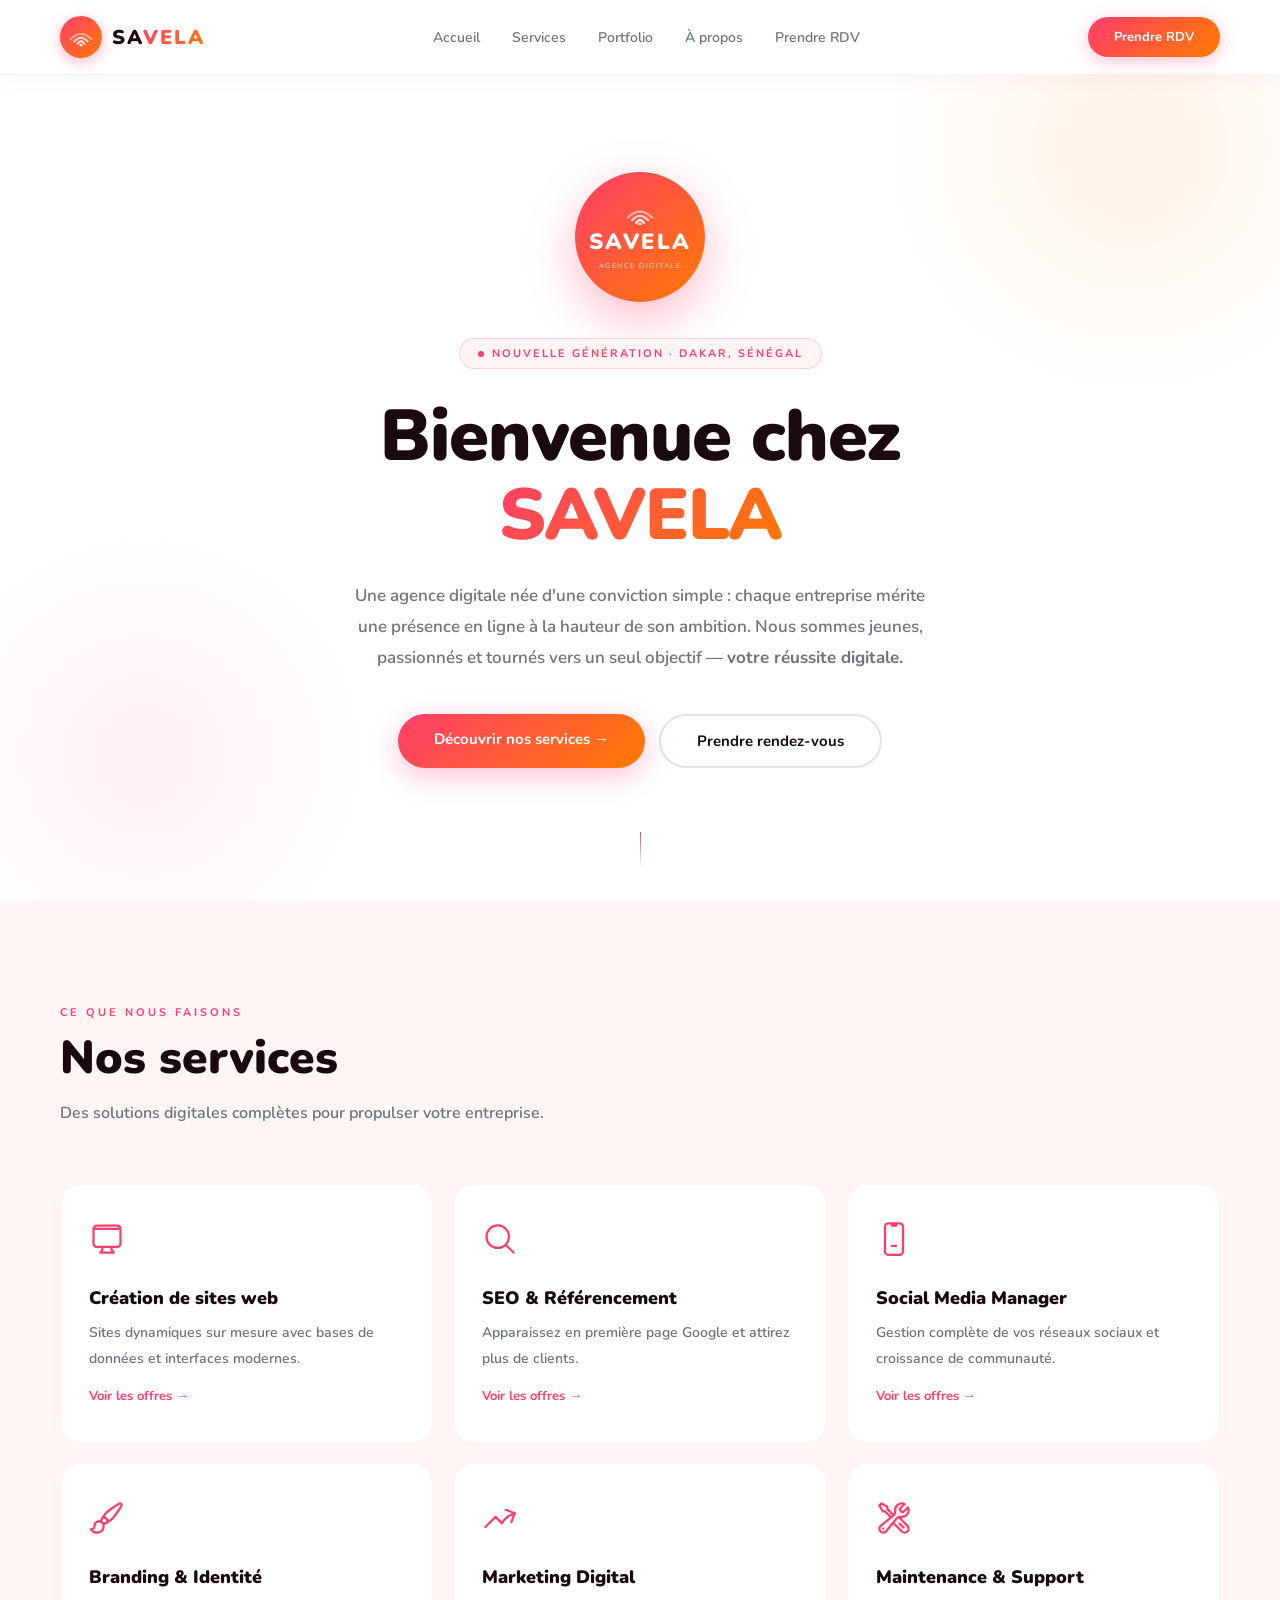
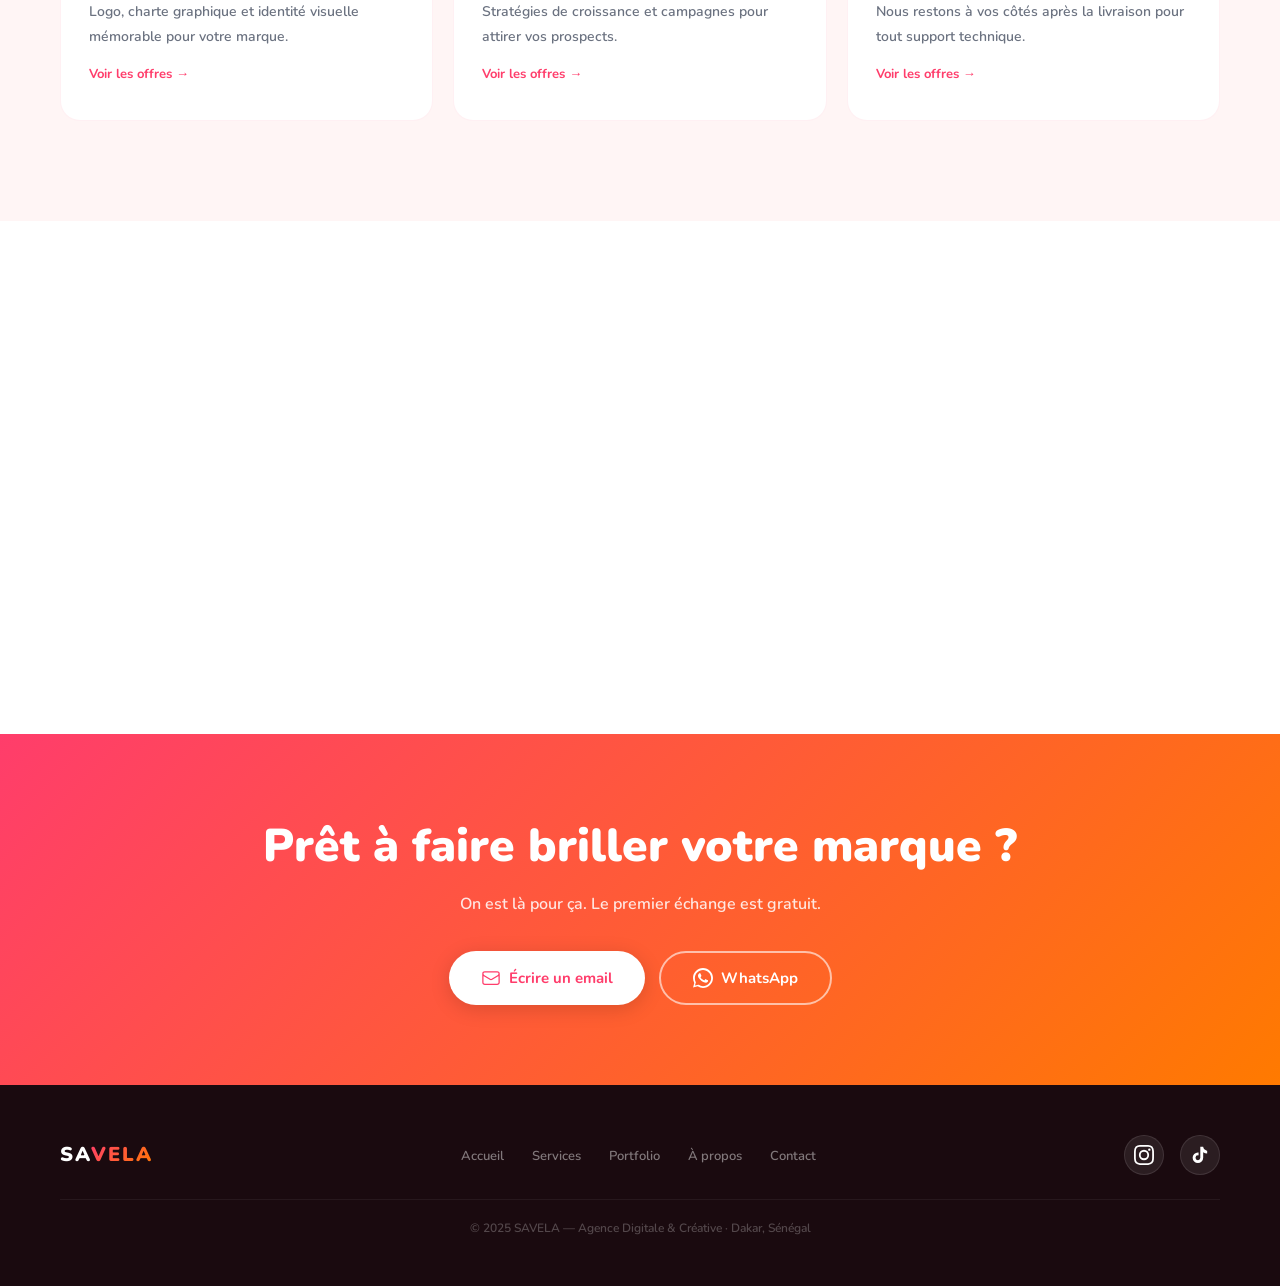
<file: index.html>
<!DOCTYPE html>
<html lang="fr">
<head>
  <meta charset="UTF-8">
  <meta name="viewport" content="width=device-width, initial-scale=1.0">
  <title>SAVELA — L'agence qui fait briller votre marque</title>
  <link href="https://fonts.googleapis.com/css2?family=Nunito:wght@400;600;700;900&display=swap" rel="stylesheet">
  <link rel="stylesheet" href="style.css">
</head>
<body>

  <!-- NAVBAR -->
  <nav>
    <a class="nav-logo" href="index.html">
      <div class="logo-circle-mini">
        <svg width="24" height="20" viewBox="0 0 32 22" fill="none">
          <path d="M2 14 Q16 0 30 14" stroke="white" stroke-width="2.5" stroke-linecap="round" opacity="0.5"/>
          <path d="M7 17 Q16 7 25 17" stroke="white" stroke-width="2.5" stroke-linecap="round" opacity="0.75"/>
          <path d="M11.5 20 Q16 13 20.5 20" stroke="white" stroke-width="2.5" stroke-linecap="round"/>
          <circle cx="16" cy="21.5" r="2" fill="white"/>
        </svg>
      </div>
      <span class="logo-text-nav">SA<span>VELA</span></span>
    </a>

    <ul class="nav-links" id="navLinks">
      <li><a href="index.html">Accueil</a></li>
      <li><a href="services.html">Services</a></li>
      <li><a href="portfolio.html">Portfolio</a></li>
      <li><a href="apropos.html">À propos</a></li>
      <li><a href="contact.html" class="mobile-cta">Prendre RDV</a></li>
    </ul>

    <a href="contact.html" class="nav-cta desktop-only">Prendre RDV</a>

    <button class="burger" id="burgerBtn" aria-label="Menu">
      <span></span><span></span><span></span>
    </button>
  </nav>

  <!-- HERO -->
  <section id="hero">
    <div class="blob1"></div>
    <div class="blob2"></div>

    <div class="hero-content">

      <div class="hero-logo">
        <div class="hero-logo-inner">
          <svg class="hero-logo-wifi" width="28" height="20" viewBox="0 0 32 22" fill="none">
            <path d="M2 14 Q16 0 30 14" stroke="white" stroke-width="2.5" stroke-linecap="round" opacity="0.5"/>
            <path d="M7 17 Q16 7 25 17" stroke="white" stroke-width="2.5" stroke-linecap="round" opacity="0.75"/>
            <path d="M11.5 20 Q16 13 20.5 20" stroke="white" stroke-width="2.5" stroke-linecap="round"/>
            <circle cx="16" cy="21.5" r="2" fill="white"/>
          </svg>
          <div class="hero-logo-name">SAVELA</div>
        </div>
        <div class="hero-logo-tag">Agence Digitale</div>
      </div>

      <div class="hero-badge">
        <div class="badge-dot"></div>
        Nouvelle génération · Dakar, Sénégal
      </div>

      <h1 class="hero-title">
        Bienvenue chez <span class="gradient">SAVELA</span>
      </h1>

      <p class="hero-sub">
        Une agence digitale née d'une conviction simple : chaque entreprise mérite une présence en ligne à la hauteur de son ambition. Nous sommes jeunes, passionnés et tournés vers un seul objectif — <strong>votre réussite digitale.</strong>
      </p>

      <div class="hero-btns">
        <a href="#services-apercu" class="btn-primary">Découvrir nos services →</a>
        <a href="contact.html" class="btn-outline">Prendre rendez-vous</a>
      </div>

    </div>

    <div class="scroll-hint">
      
      <div class="scroll-line"></div>
    </div>
  </section>

  <!-- SERVICES APERÇU -->
  <section id="services-apercu">
    <div class="section-inner">
      <span class="section-tag reveal">Ce que nous faisons</span>
      <h2 class="section-title reveal">Nos services</h2>
      <p class="section-sub reveal">Des solutions digitales complètes pour propulser votre entreprise.</p>

      <div class="services-grid">
        <div class="service-card reveal">
          <span class="service-icon">
  <svg width="36" height="36" fill="none" viewBox="0 0 24 24" stroke="#FF3D6B" stroke-width="1.5">
    <path stroke-linecap="round" stroke-linejoin="round" d="M9 17.25v1.007a3 3 0 01-.879 2.122L7.5 21h9l-.621-.621A3 3 0 0115 18.257V17.25m6-12V15a2.25 2.25 0 01-2.25 2.25H5.25A2.25 2.25 0 013 15V5.25m18 0A2.25 2.25 0 0018.75 3H5.25A2.25 2.25 0 003 5.25m18 0H3"/>
  </svg>
</span>
          <div class="service-name">Création de sites web</div>
          <p class="service-desc">Sites dynamiques sur mesure avec bases de données et interfaces modernes.</p>
          <a href="services.html#service-web" class="service-link">Voir les offres →</a>
        </div>
        <div class="service-card reveal">
          <span class="service-icon">
  <svg width="36" height="36" fill="none" viewBox="0 0 24 24" stroke="#FF3D6B" stroke-width="1.5">
    <path stroke-linecap="round" stroke-linejoin="round" d="M21 21l-5.197-5.197m0 0A7.5 7.5 0 105.196 15.803 7.5 7.5 0 0015.803 15.803z"/>
  </svg>
</span>
          <div class="service-name">SEO & Référencement</div>
          <p class="service-desc">Apparaissez en première page Google et attirez plus de clients.</p>
          <a href="services.html#service-seo" class="service-link">Voir les offres →</a>
        </div>
        <div class="service-card reveal">
         <span class="service-icon">
  <svg width="36" height="36" fill="none" viewBox="0 0 24 24" stroke="#FF3D6B" stroke-width="1.5">
    <path stroke-linecap="round" stroke-linejoin="round" d="M10.5 1.5H8.25A2.25 2.25 0 006 3.75v16.5a2.25 2.25 0 002.25 2.25h7.5A2.25 2.25 0 0018 20.25V3.75a2.25 2.25 0 00-2.25-2.25H13.5m-3 0V3h3V1.5m-3 0h3m-3 15h3"/>
  </svg>
</span>
          <div class="service-name">Social Media Manager</div>
          <p class="service-desc">Gestion complète de vos réseaux sociaux et croissance de communauté.</p>
          <a href="services.html#service-social" class="service-link">Voir les offres →</a>
        </div>
        <div class="service-card reveal">
         <span class="service-icon">
  <svg width="36" height="36" fill="none" viewBox="0 0 24 24" stroke="#FF3D6B" stroke-width="1.5">
    <path stroke-linecap="round" stroke-linejoin="round" d="M9.53 16.122a3 3 0 00-5.78 1.128 2.25 2.25 0 01-2.4 2.245 4.5 4.5 0 008.4-2.245c0-.399-.078-.78-.22-1.128zm0 0a15.998 15.998 0 003.388-1.62m-5.043-.025a15.994 15.994 0 011.622-3.395m3.42 3.42a15.995 15.995 0 004.764-4.648l3.876-5.814a1.151 1.151 0 00-1.597-1.597L14.146 6.32a15.996 15.996 0 00-4.649 4.763m3.42 3.42a6.776 6.776 0 00-3.42-3.42"/>
  </svg>
</span>
          <div class="service-name">Branding & Identité</div>
          <p class="service-desc">Logo, charte graphique et identité visuelle mémorable pour votre marque.</p>
          <a href="services.html#service-branding" class="service-link">Voir les offres →</a>
        </div>
        <div class="service-card reveal">
         <span class="service-icon">
  <svg width="36" height="36" fill="none" viewBox="0 0 24 24" stroke="#FF3D6B" stroke-width="1.5">
    <path stroke-linecap="round" stroke-linejoin="round" d="M2.25 18L9 11.25l4.306 4.307a11.95 11.95 0 015.814-5.519l2.74-1.22m0 0l-5.94-2.28m5.94 2.28l-2.28 5.941"/>
  </svg>
</span>
          <div class="service-name">Marketing Digital</div>
          <p class="service-desc">Stratégies de croissance et campagnes pour attirer vos prospects.</p>
          <a href="services.html#service-marketing" class="service-link">Voir les offres →</a>
        </div>
        <div class="service-card reveal">
         <span class="service-icon">
  <svg width="36" height="36" fill="none" viewBox="0 0 24 24" stroke="#FF3D6B" stroke-width="1.5">
    <path stroke-linecap="round" stroke-linejoin="round" d="M11.42 15.17L17.25 21A2.652 2.652 0 0021 17.25l-5.877-5.877M11.42 15.17l2.496-3.03c.317-.384.74-.626 1.208-.766M11.42 15.17l-4.655 5.653a2.548 2.548 0 11-3.586-3.586l6.837-5.63m5.108-.233c.55-.164 1.163-.188 1.743-.14a4.5 4.5 0 004.486-6.336l-3.276 3.277a3.004 3.004 0 01-2.25-2.25l3.276-3.276a4.5 4.5 0 00-6.336 4.486c.091 1.076-.071 2.264-.904 2.95l-.102.085m-1.745 1.437L5.909 7.5H4.5L2.25 3.75l1.5-1.5L7.5 4.5v1.409l4.26 4.26m-1.745 1.437l1.745-1.437m6.615 8.206L15.75 15.75M4.867 19.125h.008v.008h-.008v-.008z"/>
  </svg>
</span>
          <div class="service-name">Maintenance & Support</div>
          <p class="service-desc">Nous restons à vos côtés après la livraison pour tout support technique.</p>
          <a href="services.html#service-maintenance" class="service-link">Voir les offres →</a>
        </div>
      </div>
    </div>
  </section>

  <!-- POURQUOI SAVELA -->
  <section id="pourquoi">
    <div class="pourquoi-grid">
      <div class="pourquoi-text reveal">
        <span class="section-tag">Pourquoi nous choisir</span>
        <div class="big-quote">Jeunes, <span class="gradient">audacieux</span> et déterminés à prouver notre valeur.</div>
        <p>SAVELA est une agence web en pleine ascension. Nous ne promettons pas des années d'expérience — nous promettons quelque chose de plus rare : la passion et l'engagement total.</p>
        <p>Chaque projet que nous acceptons devient notre priorité absolue. Votre succès, c'est notre réputation.</p>
      </div>

      <div class="values-list reveal">
        <div class="value-card">
          <div class="value-name">
  <svg width="20" height="20" fill="none" viewBox="0 0 24 24" stroke="#FF3D6B" stroke-width="1.5" style="vertical-align:middle; margin-right:8px;">
    <path stroke-linecap="round" stroke-linejoin="round" d="M11.48 3.499a.562.562 0 011.04 0l2.125 5.111a.563.563 0 00.475.345l5.518.442c.499.04.701.663.321.988l-4.204 3.602a.563.563 0 00-.182.557l1.285 5.385a.562.562 0 01-.84.61l-4.725-2.885a.563.563 0 00-.586 0L6.982 20.54a.562.562 0 01-.84-.61l1.285-5.386a.562.562 0 00-.182-.557l-4.204-3.602a.562.562 0 01.321-.988l5.518-.442a.563.563 0 00.475-.345L11.48 3.5z"/>
  </svg>
  L'excellence avant tout
</div>
          <div class="value-desc">Nous ne livrons que ce dont nous sommes fiers. Pas de compromis sur la qualité.</div>
        </div>
        <div class="value-card">
          <div class="value-name">
  <svg width="20" height="20" fill="none" viewBox="0 0 24 24" stroke="#FF7A00" stroke-width="1.5" style="vertical-align:middle; margin-right:8px;">
    <path stroke-linecap="round" stroke-linejoin="round" d="M9 12.75L11.25 15 15 9.75m-3-7.036A11.959 11.959 0 013.598 6 11.99 11.99 0 003 9.749c0 5.592 3.824 10.29 9 11.623 5.176-1.332 9-6.03 9-11.622 0-1.31-.21-2.571-.598-3.751h-.152c-3.196 0-6.1-1.248-8.25-3.285z"/>
  </svg>
  Une relation de confiance
</div>
          <div class="value-desc">Transparence totale sur les délais et l'avancement de votre projet.</div>
        </div>
        <div class="value-card">
          <div class="value-name">
  <svg width="20" height="20" fill="none" viewBox="0 0 24 24" stroke="#FF6B35" stroke-width="1.5" style="vertical-align:middle; margin-right:8px;">
    <path stroke-linecap="round" stroke-linejoin="round" d="M2.25 18L9 11.25l4.306 4.307a11.95 11.95 0 015.814-5.519l2.74-1.22m0 0l-5.94-2.28m5.94 2.28l-2.28 5.941"/>
  </svg>
  Tourné vers vos résultats
          </div>
          <div class="value-desc">Nous pensons conversion, visibilité et croissance dès le premier jour.</div>
        </div>
      </div>
    </div>
  </section>

  <!-- CTA -->
  <section id="cta">
    <h2 class="cta-title">Prêt à faire briller votre marque ?</h2>
    <p class="cta-sub">On est là pour ça. Le premier échange est gratuit.</p>
    <div class="cta-btns">
      <a href="mailto:savela.agency@gmail.com" class="btn-white">
        <svg width="20" height="20" fill="none" viewBox="0 0 24 24" stroke="#FF3D6B" stroke-width="1.5">
          <path stroke-linecap="round" stroke-linejoin="round" d="M21.75 6.75v10.5a2.25 2.25 0 01-2.25 2.25h-15a2.25 2.25 0 01-2.25-2.25V6.75m19.5 0A2.25 2.25 0 0019.5 4.5h-15a2.25 2.25 0 00-2.25 2.25m19.5 0v.243a2.25 2.25 0 01-1.07 1.916l-7.5 4.615a2.25 2.25 0 01-2.36 0L3.32 8.91a2.25 2.25 0 01-1.07-1.916V6.75"/>
        </svg>
        Écrire un email
      </a>
      <a href="https://wa.me/221786685936" class="btn-white-outline" target="_blank">
        <svg width="20" height="20" viewBox="0 0 24 24" fill="white">
          <path d="M17.472 14.382c-.297-.149-1.758-.867-2.03-.967-.273-.099-.471-.148-.67.15-.197.297-.767.966-.94 1.164-.173.199-.347.223-.644.075-.297-.15-1.255-.463-2.39-1.475-.883-.788-1.48-1.761-1.653-2.059-.173-.297-.018-.458.13-.606.134-.133.298-.347.446-.52.149-.174.198-.298.298-.497.099-.198.05-.371-.025-.52-.075-.149-.669-1.612-.916-2.207-.242-.579-.487-.5-.669-.51-.173-.008-.371-.01-.57-.01-.198 0-.52.074-.792.372-.272.297-1.04 1.016-1.04 2.479 0 1.462 1.065 2.875 1.213 3.074.149.198 2.096 3.2 5.077 4.487.709.306 1.262.489 1.694.625.712.227 1.36.195 1.871.118.571-.085 1.758-.719 2.006-1.413.248-.694.248-1.289.173-1.413-.074-.124-.272-.198-.57-.347z"/>
          <path d="M12 0C5.373 0 0 5.373 0 12c0 2.135.562 4.14 1.54 5.875L.057 23.25l5.565-1.457A11.945 11.945 0 0012 24c6.627 0 12-5.373 12-12S18.627 0 12 0zm0 21.75a9.726 9.726 0 01-5.27-1.545l-.378-.224-3.924 1.028 1.05-3.818-.246-.393A9.712 9.712 0 012.25 12C2.25 6.615 6.615 2.25 12 2.25S21.75 6.615 21.75 12 17.385 21.75 12 21.75z"/>
        </svg>
        WhatsApp
      </a>
    </div>
  </section>

  <!-- FOOTER -->
  <footer>
    <div class="footer-logo">SA<span>VELA</span></div>
    <ul class="footer-links">
      <li><a href="index.html">Accueil</a></li>
      <li><a href="services.html">Services</a></li>
      <li><a href="portfolio.html">Portfolio</a></li>
      <li><a href="apropos.html">À propos</a></li>
      <li><a href="contact.html">Contact</a></li>
    </ul>
    <div class="footer-socials">
      <a href="#" class="social-btn" title="Instagram">
        <svg width="20" height="20" viewBox="0 0 24 24" fill="white">
          <path d="M12 2.163c3.204 0 3.584.012 4.85.07 3.252.148 4.771 1.691 4.919 4.919.058 1.265.069 1.645.069 4.849 0 3.205-.012 3.584-.069 4.849-.149 3.225-1.664 4.771-4.919 4.919-1.266.058-1.644.07-4.85.07-3.204 0-3.584-.012-4.849-.07-3.26-.149-4.771-1.699-4.919-4.92-.058-1.265-.07-1.644-.07-4.849 0-3.204.013-3.583.07-4.849.149-3.227 1.664-4.771 4.919-4.919 1.266-.057 1.645-.069 4.849-.069zM12 0C8.741 0 8.333.014 7.053.072 2.695.272.273 2.69.073 7.052.014 8.333 0 8.741 0 12c0 3.259.014 3.668.072 4.948.2 4.358 2.618 6.78 6.98 6.98C8.333 23.986 8.741 24 12 24c3.259 0 3.668-.014 4.948-.072 4.354-.2 6.782-2.618 6.979-6.98.059-1.28.073-1.689.073-4.948 0-3.259-.014-3.667-.072-4.947-.196-4.354-2.617-6.78-6.979-6.98C15.668.014 15.259 0 12 0zm0 5.838a6.162 6.162 0 100 12.324 6.162 6.162 0 000-12.324zM12 16a4 4 0 110-8 4 4 0 010 8zm6.406-11.845a1.44 1.44 0 100 2.881 1.44 1.44 0 000-2.881z"/>
        </svg>
      </a>
      <a href="#" class="social-btn" title="TikTok">
        <svg width="20" height="20" viewBox="0 0 24 24" fill="white">
          <path d="M19.59 6.69a4.83 4.83 0 01-3.77-4.25V2h-3.45v13.67a2.89 2.89 0 01-2.88 2.5 2.89 2.89 0 01-2.89-2.89 2.89 2.89 0 012.89-2.89c.28 0 .54.04.79.1V9.01a6.27 6.27 0 00-.79-.05 6.34 6.34 0 00-6.34 6.34 6.34 6.34 0 006.34 6.34 6.34 6.34 0 006.33-6.34V8.69a8.18 8.18 0 004.78 1.52V6.75a4.85 4.85 0 01-1.01-.06z"/>
        </svg>
      </a>
    </div>
    <div class="footer-copy">© 2025 SAVELA — Agence Digitale & Créative · Dakar, Sénégal</div>
  </footer>

  <script>
    const reveals = document.querySelectorAll('.reveal');
    const observer = new IntersectionObserver(entries => {
      entries.forEach((entry, i) => {
        if (entry.isIntersecting) {
          setTimeout(() => entry.target.classList.add('visible'), i * 100);
        }
      });
    }, { threshold: 0.08 });
    reveals.forEach(el => observer.observe(el));

    const burgerBtn = document.getElementById('burgerBtn');
    const navLinks = document.getElementById('navLinks');
    burgerBtn.addEventListener('click', () => {
      navLinks.classList.toggle('open');
    });
  </script>

</body>
</html>
</file>
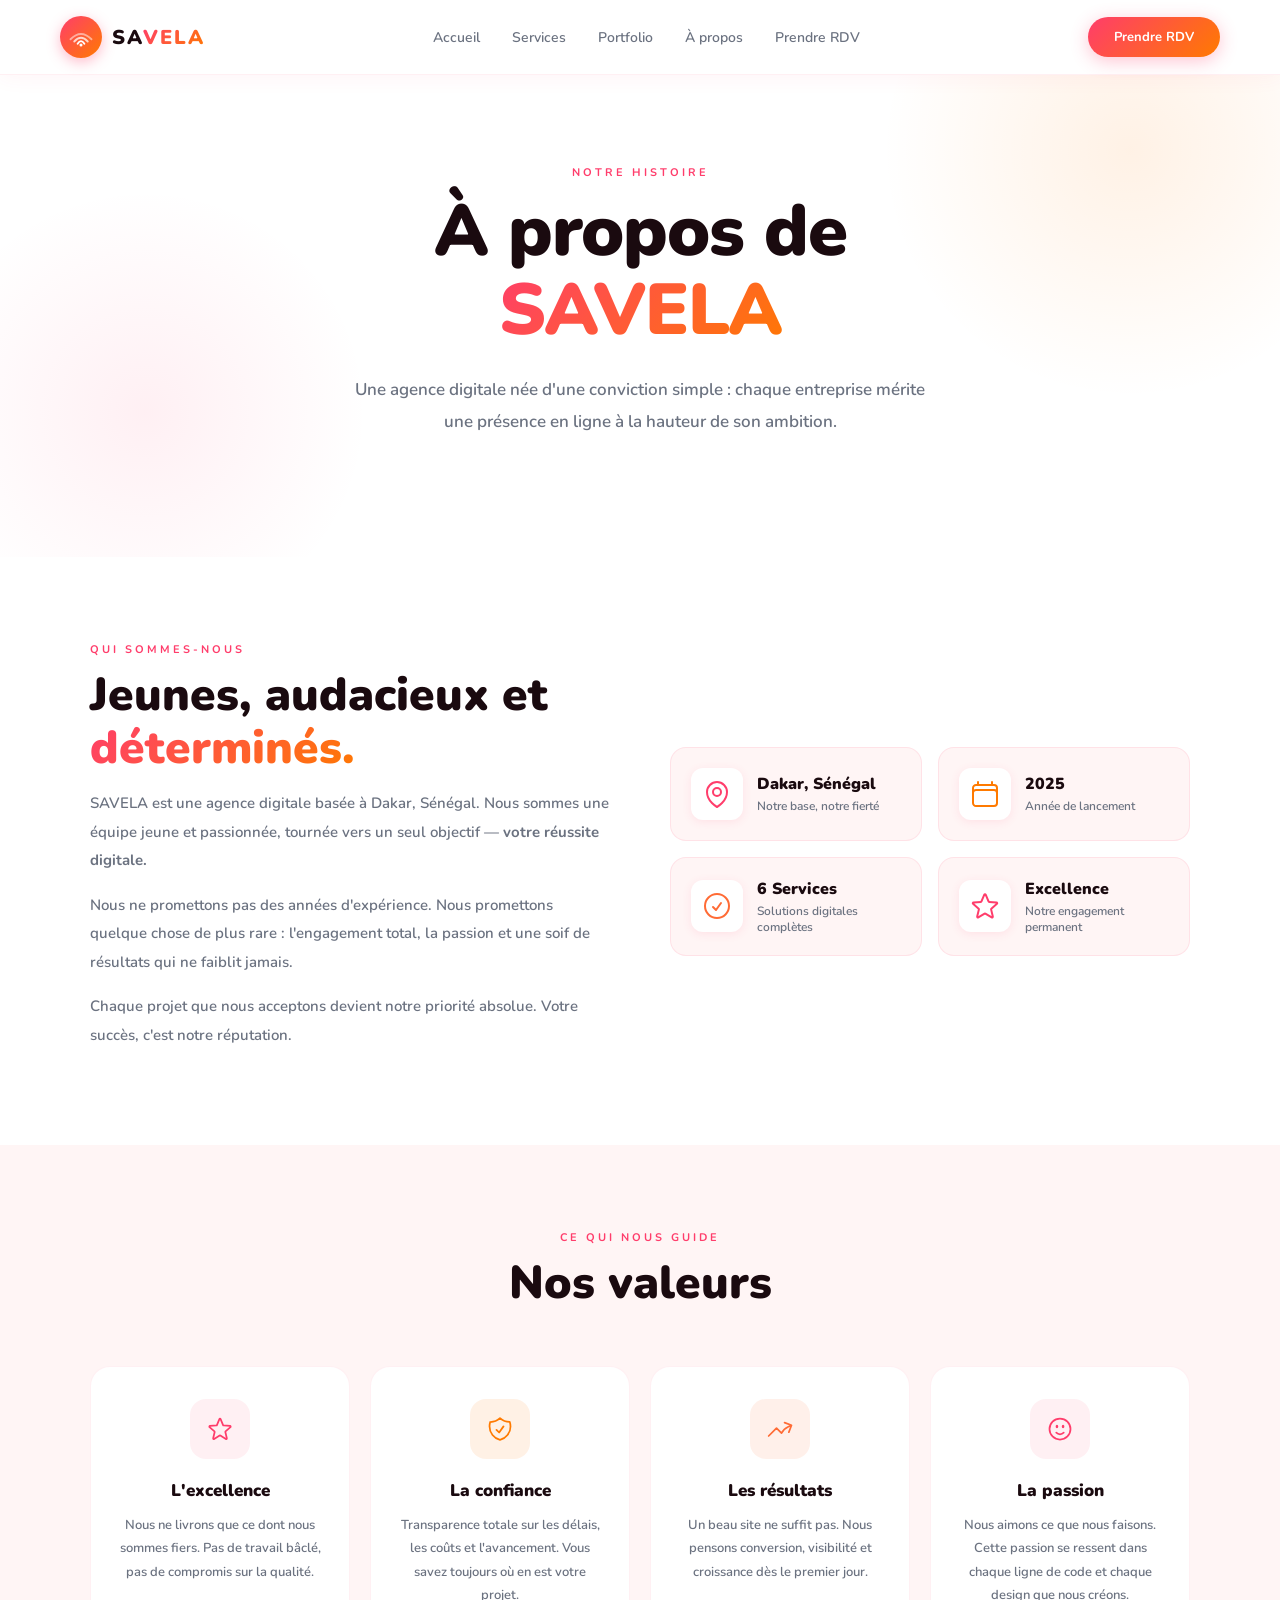
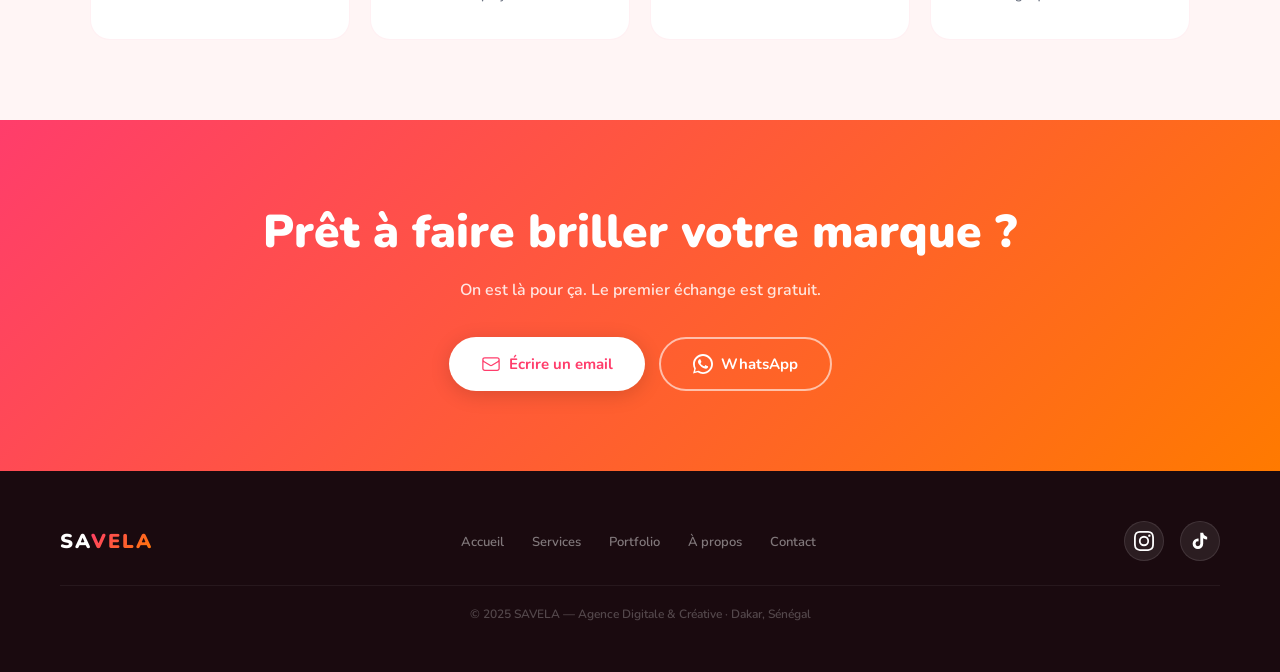
<file: apropos.html>
<!DOCTYPE html>
<html lang="fr">
<head>
  <meta charset="UTF-8">
  <meta name="viewport" content="width=device-width, initial-scale=1.0">
  <title>SAVELA — À propos</title>
  <link href="https://fonts.googleapis.com/css2?family=Nunito:wght@400;600;700;900&display=swap" rel="stylesheet">
  <link rel="stylesheet" href="style.css">
</head>
<body>

  <!-- NAVBAR -->
  <nav>
  <a class="nav-logo" href="index.html">
    <div class="logo-circle-mini">
      <svg width="24" height="20" viewBox="0 0 32 22" fill="none">
        <path d="M2 14 Q16 0 30 14" stroke="white" stroke-width="2.5" stroke-linecap="round" opacity="0.5"/>
        <path d="M7 17 Q16 7 25 17" stroke="white" stroke-width="2.5" stroke-linecap="round" opacity="0.75"/>
        <path d="M11.5 20 Q16 13 20.5 20" stroke="white" stroke-width="2.5" stroke-linecap="round"/>
        <circle cx="16" cy="21.5" r="2" fill="white"/>
      </svg>
    </div>
    <span class="logo-text-nav">SA<span>VELA</span></span>
  </a>

  <ul class="nav-links" id="navLinks">
    <li><a href="index.html">Accueil</a></li>
    <li><a href="services.html">Services</a></li>
    <li><a href="portfolio.html">Portfolio</a></li>
    <li><a href="apropos.html">À propos</a></li>
    <li><a href="contact.html" class="mobile-cta">Prendre RDV</a></li>
  </ul>

  <a href="contact.html" class="nav-cta desktop-only">Prendre RDV</a>

  <button class="burger" id="burgerBtn" aria-label="Menu">
    <span></span><span></span><span></span>
  </button>
</nav>
  <!-- HERO À PROPOS -->
  <section id="apropos-hero">
    <div class="blob1"></div>
    <div class="blob2"></div>
    <div class="services-hero-content">
      <span class="section-tag">Notre histoire</span>
      <h1 class="hero-title">À propos de <span class="gradient">SAVELA</span></h1>
      <p class="hero-sub">Une agence digitale née d'une conviction simple : chaque entreprise mérite une présence en ligne à la hauteur de son ambition.</p>
    </div>
  </section>

  <!-- NOTRE HISTOIRE -->
  <section id="notre-histoire">
    <div class="histoire-grid">
      <div class="histoire-text reveal">
        <span class="section-tag">Qui sommes-nous</span>
        <h2 class="section-title">Jeunes, audacieux et <span class="gradient">déterminés.</span></h2>
        <p>SAVELA est une agence digitale basée à Dakar, Sénégal. Nous sommes une équipe jeune et passionnée, tournée vers un seul objectif — <strong>votre réussite digitale.</strong></p>
        <p>Nous ne promettons pas des années d'expérience. Nous promettons quelque chose de plus rare : l'engagement total, la passion et une soif de résultats qui ne faiblit jamais.</p>
        <p>Chaque projet que nous acceptons devient notre priorité absolue. Votre succès, c'est notre réputation.</p>
      </div>
      <div class="histoire-visuel reveal">
        <div class="histoire-card">
          <div class="histoire-icon">
            <svg width="32" height="32" fill="none" viewBox="0 0 24 24" stroke="#FF3D6B" stroke-width="1.5">
              <path stroke-linecap="round" stroke-linejoin="round" d="M15 10.5a3 3 0 11-6 0 3 3 0 016 0z"/>
              <path stroke-linecap="round" stroke-linejoin="round" d="M19.5 10.5c0 7.142-7.5 11.25-7.5 11.25S4.5 17.642 4.5 10.5a7.5 7.5 0 1115 0z"/>
            </svg>
          </div>
          <div>
            <div class="histoire-card-title">Dakar, Sénégal</div>
            <div class="histoire-card-sub">Notre base, notre fierté</div>
          </div>
        </div>
        <div class="histoire-card">
          <div class="histoire-icon">
            <svg width="32" height="32" fill="none" viewBox="0 0 24 24" stroke="#FF7A00" stroke-width="1.5">
              <path stroke-linecap="round" stroke-linejoin="round" d="M6.75 3v2.25M17.25 3v2.25M3 18.75V7.5a2.25 2.25 0 012.25-2.25h13.5A2.25 2.25 0 0121 7.5v11.25m-18 0A2.25 2.25 0 005.25 21h13.5A2.25 2.25 0 0021 18.75m-18 0v-7.5A2.25 2.25 0 015.25 9h13.5A2.25 2.25 0 0121 11.25v7.5"/>
            </svg>
          </div>
          <div>
            <div class="histoire-card-title">2025</div>
            <div class="histoire-card-sub">Année de lancement</div>
          </div>
        </div>
        <div class="histoire-card">
          <div class="histoire-icon">
            <svg width="32" height="32" fill="none" viewBox="0 0 24 24" stroke="#FF6B35" stroke-width="1.5">
              <path stroke-linecap="round" stroke-linejoin="round" d="M9 12.75L11.25 15 15 9.75M21 12a9 9 0 11-18 0 9 9 0 0118 0z"/>
            </svg>
          </div>
          <div>
            <div class="histoire-card-title">6 Services</div>
            <div class="histoire-card-sub">Solutions digitales complètes</div>
          </div>
        </div>
        <div class="histoire-card">
          <div class="histoire-icon">
            <svg width="32" height="32" fill="none" viewBox="0 0 24 24" stroke="#FF3D6B" stroke-width="1.5">
              <path stroke-linecap="round" stroke-linejoin="round" d="M11.48 3.499a.562.562 0 011.04 0l2.125 5.111a.563.563 0 00.475.345l5.518.442c.499.04.701.663.321.988l-4.204 3.602a.563.563 0 00-.182.557l1.285 5.385a.562.562 0 01-.84.61l-4.725-2.885a.563.563 0 00-.586 0L6.982 20.54a.562.562 0 01-.84-.61l1.285-5.386a.562.562 0 00-.182-.557l-4.204-3.602a.562.562 0 01.321-.988l5.518-.442a.563.563 0 00.475-.345L11.48 3.5z"/>
            </svg>
          </div>
          <div>
            <div class="histoire-card-title">Excellence</div>
            <div class="histoire-card-sub">Notre engagement permanent</div>
          </div>
        </div>
      </div>
    </div>
  </section>

  <!-- NOS VALEURS -->
  <section id="nos-valeurs">
    <div class="valeurs-inner">
      <div style="text-align:center; margin-bottom:56px;">
        <span class="section-tag reveal">Ce qui nous guide</span>
        <h2 class="section-title reveal">Nos valeurs</h2>
      </div>
      <div class="valeurs-grid">
        <div class="valeur-card reveal">
          <div class="valeur-icon">
            <svg width="28" height="28" fill="none" viewBox="0 0 24 24" stroke="#FF3D6B" stroke-width="1.5">
              <path stroke-linecap="round" stroke-linejoin="round" d="M11.48 3.499a.562.562 0 011.04 0l2.125 5.111a.563.563 0 00.475.345l5.518.442c.499.04.701.663.321.988l-4.204 3.602a.563.563 0 00-.182.557l1.285 5.385a.562.562 0 01-.84.61l-4.725-2.885a.563.563 0 00-.586 0L6.982 20.54a.562.562 0 01-.84-.61l1.285-5.386a.562.562 0 00-.182-.557l-4.204-3.602a.562.562 0 01.321-.988l5.518-.442a.563.563 0 00.475-.345L11.48 3.5z"/>
            </svg>
          </div>
          <h3 class="valeur-title">L'excellence</h3>
          <p class="valeur-desc">Nous ne livrons que ce dont nous sommes fiers. Pas de travail bâclé, pas de compromis sur la qualité.</p>
        </div>
        <div class="valeur-card reveal">
          <div class="valeur-icon" style="background: rgba(255,122,0,0.1);">
            <svg width="28" height="28" fill="none" viewBox="0 0 24 24" stroke="#FF7A00" stroke-width="1.5">
              <path stroke-linecap="round" stroke-linejoin="round" d="M9 12.75L11.25 15 15 9.75m-3-7.036A11.959 11.959 0 013.598 6 11.99 11.99 0 003 9.749c0 5.592 3.824 10.29 9 11.623 5.176-1.332 9-6.03 9-11.622 0-1.31-.21-2.571-.598-3.751h-.152c-3.196 0-6.1-1.248-8.25-3.285z"/>
            </svg>
          </div>
          <h3 class="valeur-title">La confiance</h3>
          <p class="valeur-desc">Transparence totale sur les délais, les coûts et l'avancement. Vous savez toujours où en est votre projet.</p>
        </div>
        <div class="valeur-card reveal">
          <div class="valeur-icon" style="background: rgba(255,107,53,0.1);">
            <svg width="28" height="28" fill="none" viewBox="0 0 24 24" stroke="#FF6B35" stroke-width="1.5">
              <path stroke-linecap="round" stroke-linejoin="round" d="M2.25 18L9 11.25l4.306 4.307a11.95 11.95 0 015.814-5.519l2.74-1.22m0 0l-5.94-2.28m5.94 2.28l-2.28 5.941"/>
            </svg>
          </div>
          <h3 class="valeur-title">Les résultats</h3>
          <p class="valeur-desc">Un beau site ne suffit pas. Nous pensons conversion, visibilité et croissance dès le premier jour.</p>
        </div>
        <div class="valeur-card reveal">
          <div class="valeur-icon" style="background: rgba(255,61,107,0.08);">
            <svg width="28" height="28" fill="none" viewBox="0 0 24 24" stroke="#FF3D6B" stroke-width="1.5">
              <path stroke-linecap="round" stroke-linejoin="round" d="M15.182 15.182a4.5 4.5 0 01-6.364 0M21 12a9 9 0 11-18 0 9 9 0 0118 0zM9.75 9.75c0 .414-.168.75-.375.75S9 10.164 9 9.75 9.168 9 9.375 9s.375.336.375.75zm-.375 0h.008v.015h-.008V9.75zm5.625 0c0 .414-.168.75-.375.75s-.375-.336-.375-.75.168-.75.375-.75.375.336.375.75zm-.375 0h.008v.015h-.008V9.75z"/>
            </svg>
          </div>
          <h3 class="valeur-title">La passion</h3>
          <p class="valeur-desc">Nous aimons ce que nous faisons. Cette passion se ressent dans chaque ligne de code et chaque design que nous créons.</p>
        </div>
      </div>
    </div>
  </section>

  <!-- CTA -->
  <section id="cta">
    <h2 class="cta-title">Prêt à faire briller votre marque ?</h2>
    <p class="cta-sub">On est là pour ça. Le premier échange est gratuit.</p>
    <div class="cta-btns">
      <a href="mailto:savela.agency@gmail.com" class="btn-white">
        <svg width="20" height="20" fill="none" viewBox="0 0 24 24" stroke="#FF3D6B" stroke-width="1.5">
          <path stroke-linecap="round" stroke-linejoin="round" d="M21.75 6.75v10.5a2.25 2.25 0 01-2.25 2.25h-15a2.25 2.25 0 01-2.25-2.25V6.75m19.5 0A2.25 2.25 0 0019.5 4.5h-15a2.25 2.25 0 00-2.25 2.25m19.5 0v.243a2.25 2.25 0 01-1.07 1.916l-7.5 4.615a2.25 2.25 0 01-2.36 0L3.32 8.91a2.25 2.25 0 01-1.07-1.916V6.75"/>
        </svg>
        Écrire un email
      </a>
      <a href="https://wa.me/786685936" class="btn-white-outline" target="_blank">
        <svg width="20" height="20" viewBox="0 0 24 24" fill="white">
          <path d="M17.472 14.382c-.297-.149-1.758-.867-2.03-.967-.273-.099-.471-.148-.67.15-.197.297-.767.966-.94 1.164-.173.199-.347.223-.644.075-.297-.15-1.255-.463-2.39-1.475-.883-.788-1.48-1.761-1.653-2.059-.173-.297-.018-.458.13-.606.134-.133.298-.347.446-.52.149-.174.198-.298.298-.497.099-.198.05-.371-.025-.52-.075-.149-.669-1.612-.916-2.207-.242-.579-.487-.5-.669-.51-.173-.008-.371-.01-.57-.01-.198 0-.52.074-.792.372-.272.297-1.04 1.016-1.04 2.479 0 1.462 1.065 2.875 1.213 3.074.149.198 2.096 3.2 5.077 4.487.709.306 1.262.489 1.694.625.712.227 1.36.195 1.871.118.571-.085 1.758-.719 2.006-1.413.248-.694.248-1.289.173-1.413-.074-.124-.272-.198-.57-.347z"/>
          <path d="M12 0C5.373 0 0 5.373 0 12c0 2.135.562 4.14 1.54 5.875L.057 23.25l5.565-1.457A11.945 11.945 0 0012 24c6.627 0 12-5.373 12-12S18.627 0 12 0zm0 21.75a9.726 9.726 0 01-5.27-1.545l-.378-.224-3.924 1.028 1.05-3.818-.246-.393A9.712 9.712 0 012.25 12C2.25 6.615 6.615 2.25 12 2.25S21.75 6.615 21.75 12 17.385 21.75 12 21.75z"/>
        </svg>
        WhatsApp
      </a>
    </div>
  </section>

  <!-- FOOTER -->
  <footer>
    <div class="footer-logo">SA<span>VELA</span></div>
    <ul class="footer-links">
      <li><a href="index.html">Accueil</a></li>
      <li><a href="services.html">Services</a></li>
      <li><a href="portfolio.html">Portfolio</a></li>
      <li><a href="apropos.html">À propos</a></li>
      <li><a href="contact.html">Contact</a></li>
    </ul>
    <div class="footer-socials">
      <a href="#" class="social-btn" title="Instagram">
        <svg width="20" height="20" viewBox="0 0 24 24" fill="white">
          <path d="M12 2.163c3.204 0 3.584.012 4.85.07 3.252.148 4.771 1.691 4.919 4.919.058 1.265.069 1.645.069 4.849 0 3.205-.012 3.584-.069 4.849-.149 3.225-1.664 4.771-4.919 4.919-1.266.058-1.644.07-4.85.07-3.204 0-3.584-.012-4.849-.07-3.26-.149-4.771-1.699-4.919-4.92-.058-1.265-.07-1.644-.07-4.849 0-3.204.013-3.583.07-4.849.149-3.227 1.664-4.771 4.919-4.919 1.266-.057 1.645-.069 4.849-.069zM12 0C8.741 0 8.333.014 7.053.072 2.695.272.273 2.69.073 7.052.014 8.333 0 8.741 0 12c0 3.259.014 3.668.072 4.948.2 4.358 2.618 6.78 6.98 6.98C8.333 23.986 8.741 24 12 24c3.259 0 3.668-.014 4.948-.072 4.354-.2 6.782-2.618 6.979-6.98.059-1.28.073-1.689.073-4.948 0-3.259-.014-3.667-.072-4.947-.196-4.354-2.617-6.78-6.979-6.98C15.668.014 15.259 0 12 0zm0 5.838a6.162 6.162 0 100 12.324 6.162 6.162 0 000-12.324zM12 16a4 4 0 110-8 4 4 0 010 8zm6.406-11.845a1.44 1.44 0 100 2.881 1.44 1.44 0 000-2.881z"/>
        </svg>
      </a>
      <a href="#" class="social-btn" title="TikTok">
        <svg width="20" height="20" viewBox="0 0 24 24" fill="white">
          <path d="M19.59 6.69a4.83 4.83 0 01-3.77-4.25V2h-3.45v13.67a2.89 2.89 0 01-2.88 2.5 2.89 2.89 0 01-2.89-2.89 2.89 2.89 0 012.89-2.89c.28 0 .54.04.79.1V9.01a6.27 6.27 0 00-.79-.05 6.34 6.34 0 00-6.34 6.34 6.34 6.34 0 006.34 6.34 6.34 6.34 0 006.33-6.34V8.69a8.18 8.18 0 004.78 1.52V6.75a4.85 4.85 0 01-1.01-.06z"/>
        </svg>
      </a>
    </div>
    <div class="footer-copy">© 2025 SAVELA — Agence Digitale & Créative · Dakar, Sénégal</div>
  </footer>

  <script>
    const reveals = document.querySelectorAll('.reveal');
    const observer = new IntersectionObserver(entries => {
      entries.forEach((entry, i) => {
        if (entry.isIntersecting) {
          setTimeout(() => entry.target.classList.add('visible'), i * 100);
        }
      });
    }, { threshold: 0.08 });
    reveals.forEach(el => observer.observe(el));
  </script>
  <script>
  const burgerBtn = document.getElementById('burgerBtn');
  const navLinks = document.getElementById('navLinks');
  burgerBtn.addEventListener('click', () => {
    navLinks.classList.toggle('open');
  });
</script>


</body>
</html>
</file>
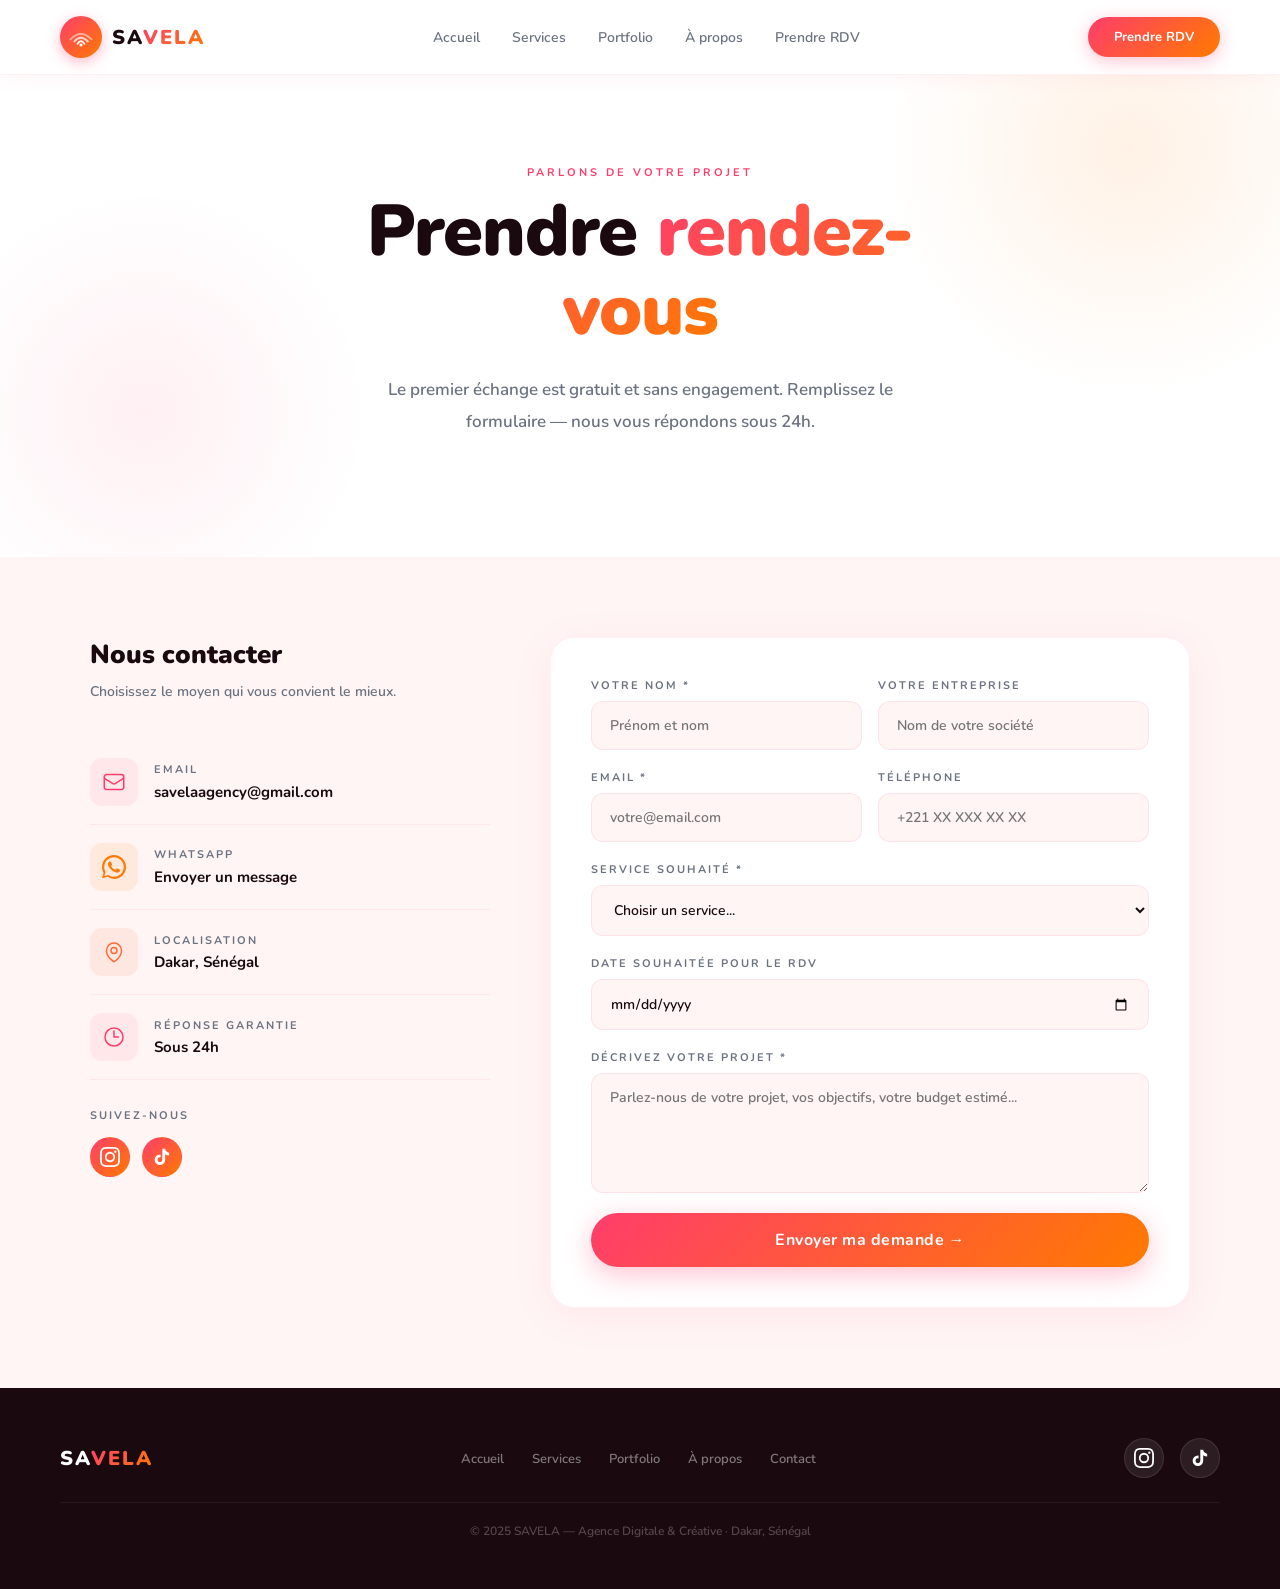
<file: contact.html>
<!DOCTYPE html>
<html lang="fr">
<head>
  <meta charset="UTF-8">
  <meta name="viewport" content="width=device-width, initial-scale=1.0">
  <title>SAVELA — Contact & RDV</title>
  <link href="https://fonts.googleapis.com/css2?family=Nunito:wght@400;600;700;900&display=swap" rel="stylesheet">
  <link rel="stylesheet" href="style.css">
</head>
<body>

  <!-- NAVBAR -->
  <nav>
  <a class="nav-logo" href="index.html">
    <div class="logo-circle-mini">
      <svg width="24" height="20" viewBox="0 0 32 22" fill="none">
        <path d="M2 14 Q16 0 30 14" stroke="white" stroke-width="2.5" stroke-linecap="round" opacity="0.5"/>
        <path d="M7 17 Q16 7 25 17" stroke="white" stroke-width="2.5" stroke-linecap="round" opacity="0.75"/>
        <path d="M11.5 20 Q16 13 20.5 20" stroke="white" stroke-width="2.5" stroke-linecap="round"/>
        <circle cx="16" cy="21.5" r="2" fill="white"/>
      </svg>
    </div>
    <span class="logo-text-nav">SA<span>VELA</span></span>
  </a>

  <ul class="nav-links" id="navLinks">
    <li><a href="index.html">Accueil</a></li>
    <li><a href="services.html">Services</a></li>
    <li><a href="portfolio.html">Portfolio</a></li>
    <li><a href="apropos.html">À propos</a></li>
    <li><a href="contact.html" class="mobile-cta">Prendre RDV</a></li>
  </ul>

  <a href="contact.html" class="nav-cta desktop-only">Prendre RDV</a>

  <button class="burger" id="burgerBtn" aria-label="Menu">
    <span></span><span></span><span></span>
  </button>
</nav>
  <!-- HERO CONTACT -->
  <section id="contact-hero">
    <div class="blob1"></div>
    <div class="blob2"></div>
    <div class="services-hero-content">
      <span class="section-tag">Parlons de votre projet</span>
      <h1 class="hero-title">Prendre <span class="gradient">rendez-vous</span></h1>
      <p class="hero-sub">Le premier échange est gratuit et sans engagement. Remplissez le formulaire — nous vous répondons sous 24h.</p>
    </div>
  </section>

  <!-- CONTACT SECTION -->
  <section id="contact-main">
    <div class="contact-grid">

      <!-- GAUCHE : Infos contact -->
      <div class="contact-infos reveal">
        <h2 class="contact-infos-title">Nous contacter</h2>
        <p class="contact-infos-sub">Choisissez le moyen qui vous convient le mieux.</p>

        <div class="contact-item">
          <div class="contact-item-icon">
            <svg width="24" height="24" fill="none" viewBox="0 0 24 24" stroke="#FF3D6B" stroke-width="1.5">
              <path stroke-linecap="round" stroke-linejoin="round" d="M21.75 6.75v10.5a2.25 2.25 0 01-2.25 2.25h-15a2.25 2.25 0 01-2.25-2.25V6.75m19.5 0A2.25 2.25 0 0019.5 4.5h-15a2.25 2.25 0 00-2.25 2.25m19.5 0v.243a2.25 2.25 0 01-1.07 1.916l-7.5 4.615a2.25 2.25 0 01-2.36 0L3.32 8.91a2.25 2.25 0 01-1.07-1.916V6.75"/>
            </svg>
          </div>
          <div>
            <div class="contact-item-label">Email</div>
            <a href="mailto:savelaagency@gmail.com" class="contact-item-value">savelaagency@gmail.com</a>
          </div>
        </div>

        <div class="contact-item">
          <div class="contact-item-icon" style="background: rgba(255,122,0,0.1);">
            <svg width="24" height="24" viewBox="0 0 24 24" fill="#FF7A00">
              <path d="M17.472 14.382c-.297-.149-1.758-.867-2.03-.967-.273-.099-.471-.148-.67.15-.197.297-.767.966-.94 1.164-.173.199-.347.223-.644.075-.297-.15-1.255-.463-2.39-1.475-.883-.788-1.48-1.761-1.653-2.059-.173-.297-.018-.458.13-.606.134-.133.298-.347.446-.52.149-.174.198-.298.298-.497.099-.198.05-.371-.025-.52-.075-.149-.669-1.612-.916-2.207-.242-.579-.487-.5-.669-.51-.173-.008-.371-.01-.57-.01-.198 0-.52.074-.792.372-.272.297-1.04 1.016-1.04 2.479 0 1.462 1.065 2.875 1.213 3.074.149.198 2.096 3.2 5.077 4.487.709.306 1.262.489 1.694.625.712.227 1.36.195 1.871.118.571-.085 1.758-.719 2.006-1.413.248-.694.248-1.289.173-1.413-.074-.124-.272-.198-.57-.347z"/>
              <path d="M12 0C5.373 0 0 5.373 0 12c0 2.135.562 4.14 1.54 5.875L.057 23.25l5.565-1.457A11.945 11.945 0 0012 24c6.627 0 12-5.373 12-12S18.627 0 12 0zm0 21.75a9.726 9.726 0 01-5.27-1.545l-.378-.224-3.924 1.028 1.05-3.818-.246-.393A9.712 9.712 0 012.25 12C2.25 6.615 6.615 2.25 12 2.25S21.75 6.615 21.75 12 17.385 21.75 12 21.75z"/>
            </svg>
          </div>
          <div>
            <div class="contact-item-label">WhatsApp</div>
            <a href="https://wa.me/786685936" target="_blank" class="contact-item-value">Envoyer un message</a>
          </div>
        </div>

        <div class="contact-item">
          <div class="contact-item-icon" style="background: rgba(255,107,53,0.1);">
            <svg width="24" height="24" fill="none" viewBox="0 0 24 24" stroke="#FF6B35" stroke-width="1.5">
              <path stroke-linecap="round" stroke-linejoin="round" d="M15 10.5a3 3 0 11-6 0 3 3 0 016 0z"/>
              <path stroke-linecap="round" stroke-linejoin="round" d="M19.5 10.5c0 7.142-7.5 11.25-7.5 11.25S4.5 17.642 4.5 10.5a7.5 7.5 0 1115 0z"/>
            </svg>
          </div>
          <div>
            <div class="contact-item-label">Localisation</div>
            <div class="contact-item-value">Dakar, Sénégal</div>
          </div>
        </div>

        <div class="contact-item">
          <div class="contact-item-icon">
            <svg width="24" height="24" fill="none" viewBox="0 0 24 24" stroke="#FF3D6B" stroke-width="1.5">
              <path stroke-linecap="round" stroke-linejoin="round" d="M12 6v6h4.5m4.5 0a9 9 0 11-18 0 9 9 0 0118 0z"/>
            </svg>
          </div>
          <div>
            <div class="contact-item-label">Réponse garantie</div>
            <div class="contact-item-value">Sous 24h</div>
          </div>
        </div>

        <!-- Réseaux sociaux -->
        <div class="contact-socials">
          <p class="contact-socials-label">Suivez-nous</p>
          <div class="contact-socials-links">
            <a href="#" class="social-btn" title="Instagram">
              <svg width="20" height="20" viewBox="0 0 24 24" fill="white">
                <path d="M12 2.163c3.204 0 3.584.012 4.85.07 3.252.148 4.771 1.691 4.919 4.919.058 1.265.069 1.645.069 4.849 0 3.205-.012 3.584-.069 4.849-.149 3.225-1.664 4.771-4.919 4.919-1.266.058-1.644.07-4.85.07-3.204 0-3.584-.012-4.849-.07-3.26-.149-4.771-1.699-4.919-4.92-.058-1.265-.07-1.644-.07-4.849 0-3.204.013-3.583.07-4.849.149-3.227 1.664-4.771 4.919-4.919 1.266-.057 1.645-.069 4.849-.069zM12 0C8.741 0 8.333.014 7.053.072 2.695.272.273 2.69.073 7.052.014 8.333 0 8.741 0 12c0 3.259.014 3.668.072 4.948.2 4.358 2.618 6.78 6.98 6.98C8.333 23.986 8.741 24 12 24c3.259 0 3.668-.014 4.948-.072 4.354-.2 6.782-2.618 6.979-6.98.059-1.28.073-1.689.073-4.948 0-3.259-.014-3.667-.072-4.947-.196-4.354-2.617-6.78-6.979-6.98C15.668.014 15.259 0 12 0zm0 5.838a6.162 6.162 0 100 12.324 6.162 6.162 0 000-12.324zM12 16a4 4 0 110-8 4 4 0 010 8zm6.406-11.845a1.44 1.44 0 100 2.881 1.44 1.44 0 000-2.881z"/>
              </svg>
            </a>
            <a href="#" class="social-btn" title="TikTok">
              <svg width="20" height="20" viewBox="0 0 24 24" fill="white">
                <path d="M19.59 6.69a4.83 4.83 0 01-3.77-4.25V2h-3.45v13.67a2.89 2.89 0 01-2.88 2.5 2.89 2.89 0 01-2.89-2.89 2.89 2.89 0 012.89-2.89c.28 0 .54.04.79.1V9.01a6.27 6.27 0 00-.79-.05 6.34 6.34 0 00-6.34 6.34 6.34 6.34 0 006.34 6.34 6.34 6.34 0 006.33-6.34V8.69a8.18 8.18 0 004.78 1.52V6.75a4.85 4.85 0 01-1.01-.06z"/>
              </svg>
            </a>
          </div>
        </div>
      </div>

      <!-- DROITE : Formulaire -->
      <div class="contact-form-wrap reveal">
        <form class="contact-form" id="contactForm">
          <div class="form-row">
            <div class="form-group">
              <label>Votre nom *</label>
              <input type="text" id="nom" placeholder="Prénom et nom" required>
            </div>
            <div class="form-group">
              <label>Votre entreprise</label>
              <input type="text" id="entreprise" placeholder="Nom de votre société">
            </div>
          </div>
          <div class="form-row">
            <div class="form-group">
              <label>Email *</label>
              <input type="email" id="email" placeholder="votre@email.com" required>
            </div>
            <div class="form-group">
              <label>Téléphone</label>
              <input type="tel" id="telephone" placeholder="+221 XX XXX XX XX">
            </div>
          </div>
          <div class="form-group">
            <label>Service souhaité *</label>
            <select id="service" required>
              <option value="">Choisir un service...</option>
              <option>Création de site web</option>
              <option>SEO & Référencement</option>
              <option>Social Media Manager</option>
              <option>Branding & Identité visuelle</option>
              <option>Marketing Digital</option>
              <option>Maintenance & Support</option>
              <option>Plusieurs services</option>
            </select>
          </div>
          <div class="form-group">
            <label>Date souhaitée pour le RDV</label>
            <input type="date" id="date">
          </div>
          <div class="form-group">
            <label>Décrivez votre projet *</label>
            <textarea id="message" placeholder="Parlez-nous de votre projet, vos objectifs, votre budget estimé..." required></textarea>
          </div>
          <button type="submit" class="btn-submit">
            Envoyer ma demande →
          </button>
        </form>

        <!-- Message de confirmation -->
        <div class="form-success" id="formSuccess">
          <div class="success-icon">✅</div>
          <h3>Demande envoyée !</h3>
          <p>Merci pour votre message. Nous vous recontactons sous 24h.</p>
        </div>
      </div>

    </div>
  </section>

  <!-- FOOTER -->
  <footer>
    <div class="footer-logo">SA<span>VELA</span></div>
    <ul class="footer-links">
      <li><a href="index.html">Accueil</a></li>
      <li><a href="services.html">Services</a></li>
      <li><a href="portfolio.html">Portfolio</a></li>
      <li><a href="apropos.html">À propos</a></li>
      <li><a href="contact.html">Contact</a></li>
    </ul>
    <div class="footer-socials">
      <a href="#" class="social-btn" title="Instagram">
        <svg width="20" height="20" viewBox="0 0 24 24" fill="white">
          <path d="M12 2.163c3.204 0 3.584.012 4.85.07 3.252.148 4.771 1.691 4.919 4.919.058 1.265.069 1.645.069 4.849 0 3.205-.012 3.584-.069 4.849-.149 3.225-1.664 4.771-4.919 4.919-1.266.058-1.644.07-4.85.07-3.204 0-3.584-.012-4.849-.07-3.26-.149-4.771-1.699-4.919-4.92-.058-1.265-.07-1.644-.07-4.849 0-3.204.013-3.583.07-4.849.149-3.227 1.664-4.771 4.919-4.919 1.266-.057 1.645-.069 4.849-.069zM12 0C8.741 0 8.333.014 7.053.072 2.695.272.273 2.69.073 7.052.014 8.333 0 8.741 0 12c0 3.259.014 3.668.072 4.948.2 4.358 2.618 6.78 6.98 6.98C8.333 23.986 8.741 24 12 24c3.259 0 3.668-.014 4.948-.072 4.354-.2 6.782-2.618 6.979-6.98.059-1.28.073-1.689.073-4.948 0-3.259-.014-3.667-.072-4.947-.196-4.354-2.617-6.78-6.979-6.98C15.668.014 15.259 0 12 0zm0 5.838a6.162 6.162 0 100 12.324 6.162 6.162 0 000-12.324zM12 16a4 4 0 110-8 4 4 0 010 8zm6.406-11.845a1.44 1.44 0 100 2.881 1.44 1.44 0 000-2.881z"/>
        </svg>
      </a>
      <a href="#" class="social-btn" title="TikTok">
        <svg width="20" height="20" viewBox="0 0 24 24" fill="white">
          <path d="M19.59 6.69a4.83 4.83 0 01-3.77-4.25V2h-3.45v13.67a2.89 2.89 0 01-2.88 2.5 2.89 2.89 0 01-2.89-2.89 2.89 2.89 0 012.89-2.89c.28 0 .54.04.79.1V9.01a6.27 6.27 0 00-.79-.05 6.34 6.34 0 00-6.34 6.34 6.34 6.34 0 006.34 6.34 6.34 6.34 0 006.33-6.34V8.69a8.18 8.18 0 004.78 1.52V6.75a4.85 4.85 0 01-1.01-.06z"/>
        </svg>
      </a>
    </div>
    <div class="footer-copy">© 2025 SAVELA — Agence Digitale & Créative · Dakar, Sénégal</div>
  </footer>

  <script>
    // Scroll reveal
    const reveals = document.querySelectorAll('.reveal');
    const observer = new IntersectionObserver(entries => {
      entries.forEach((entry, i) => {
        if (entry.isIntersecting) {
          setTimeout(() => entry.target.classList.add('visible'), i * 100);
        }
      });
    }, { threshold: 0.08 });
    reveals.forEach(el => observer.observe(el));

    // Formulaire
    document.getElementById('contactForm').addEventListener('submit', function(e) {
      e.preventDefault();
      document.getElementById('contactForm').style.display = 'none';
      document.getElementById('formSuccess').style.display = 'flex';
    });
  </script>
  <script>
  const burgerBtn = document.getElementById('burgerBtn');
  const navLinks = document.getElementById('navLinks');
  burgerBtn.addEventListener('click', () => {
    navLinks.classList.toggle('open');
  });
</script>
</body>
</html>
</file>
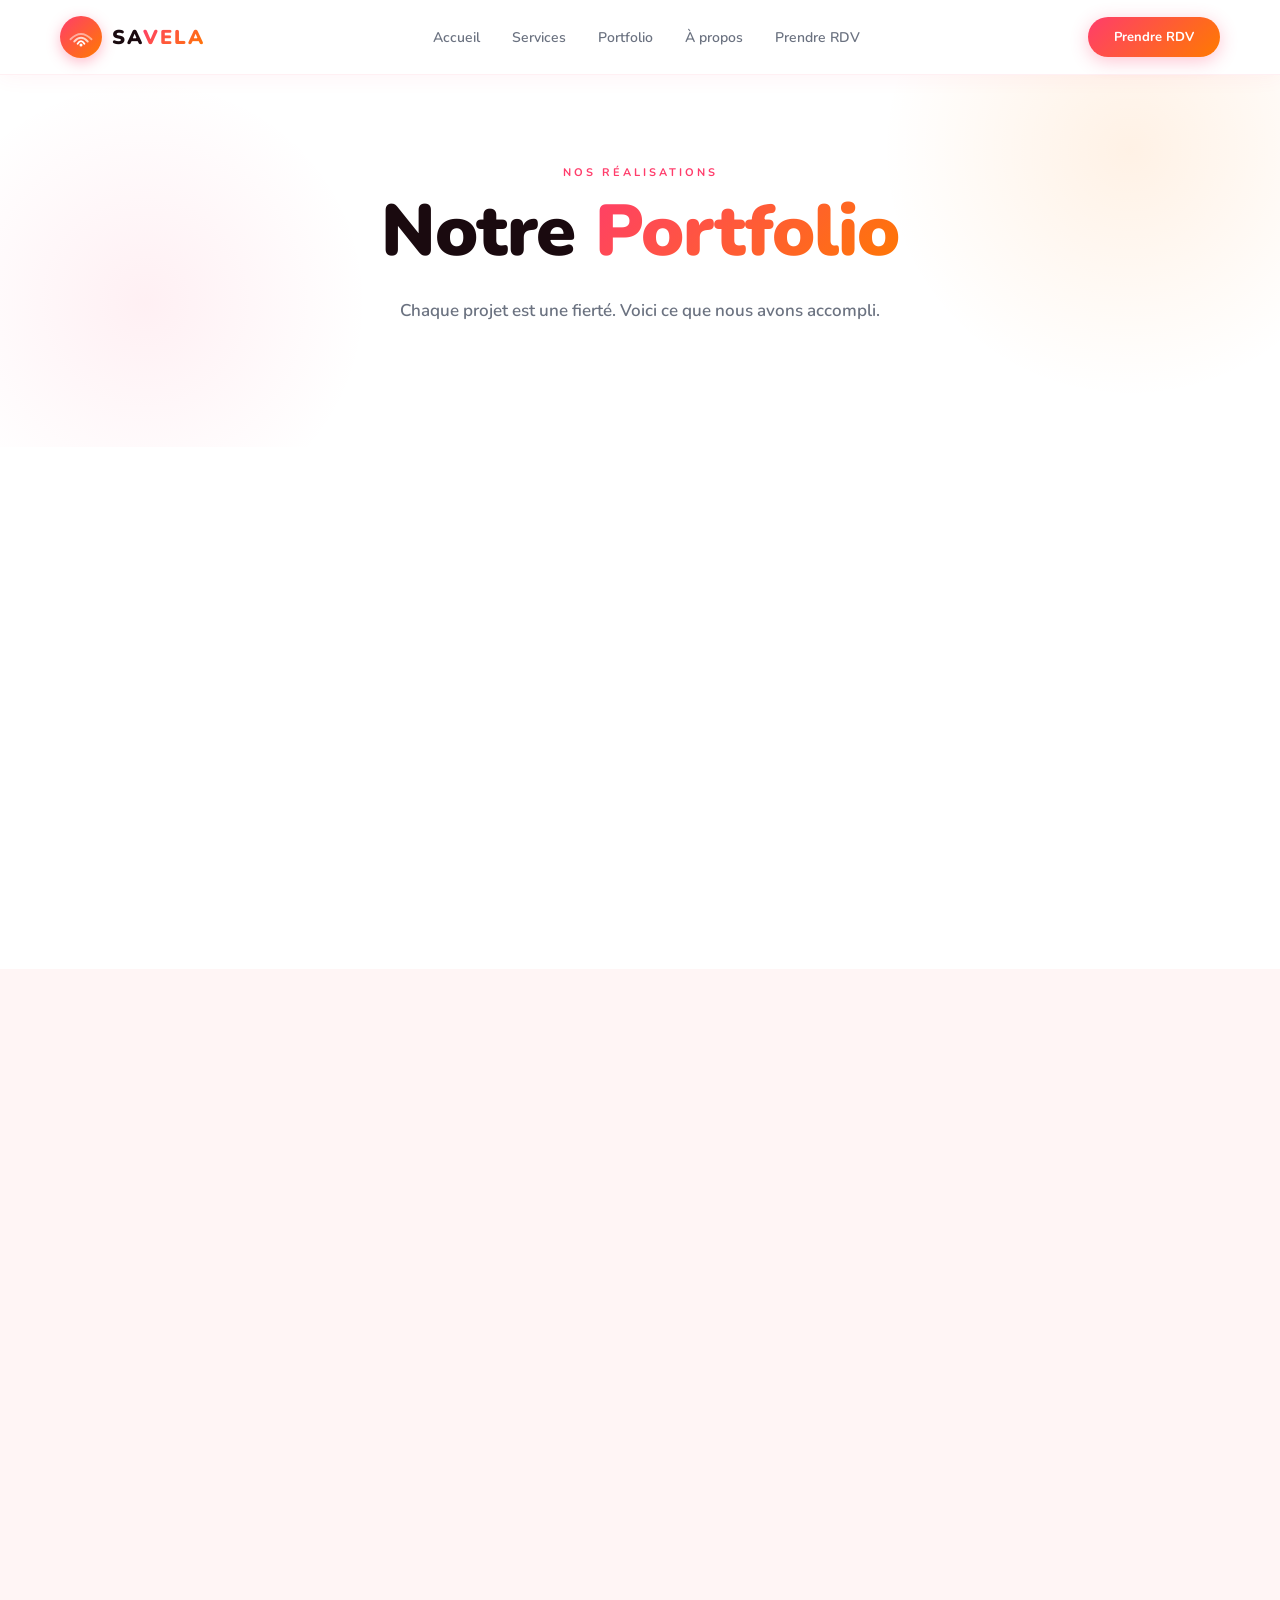
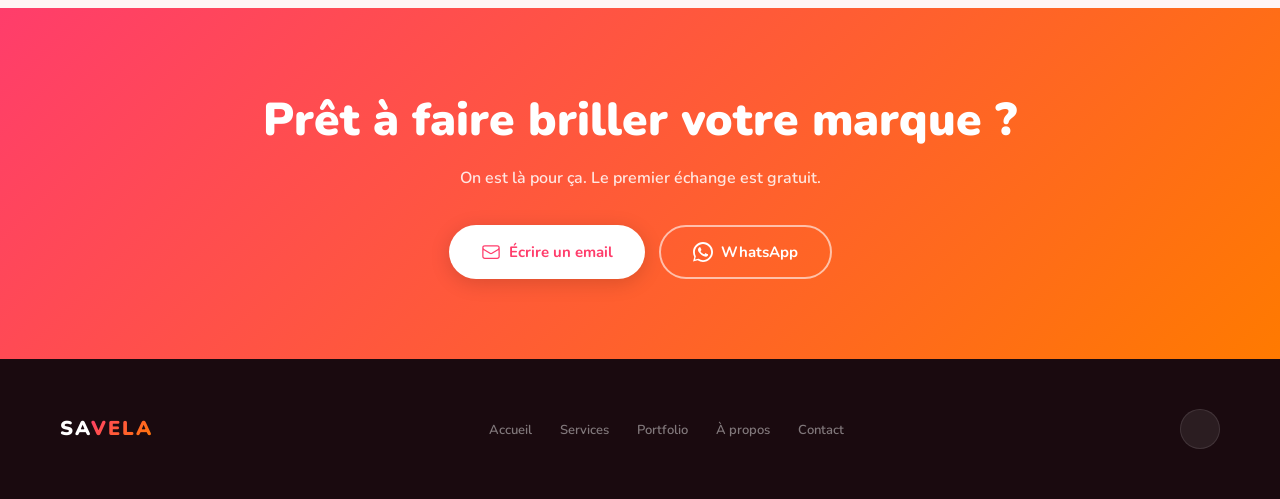
<file: portfolio.html>
<!DOCTYPE html>
<html lang="fr">
<head>
  <meta charset="UTF-8">
  <meta name="viewport" content="width=device-width, initial-scale=1.0">
  <title>SAVELA — Portfolio</title>
  <link href="https://fonts.googleapis.com/css2?family=Nunito:wght@400;600;700;900&display=swap" rel="stylesheet">
  <link rel="stylesheet" href="style.css">
</head>
<body>
  <!-- NAVBAR -->
<nav>
  <a class="nav-logo" href="index.html">
    <div class="logo-circle-mini">
      <svg width="24" height="20" viewBox="0 0 32 22" fill="none">
        <path d="M2 14 Q16 0 30 14" stroke="white" stroke-width="2.5" stroke-linecap="round" opacity="0.5"/>
        <path d="M7 17 Q16 7 25 17" stroke="white" stroke-width="2.5" stroke-linecap="round" opacity="0.75"/>
        <path d="M11.5 20 Q16 13 20.5 20" stroke="white" stroke-width="2.5" stroke-linecap="round"/>
        <circle cx="16" cy="21.5" r="2" fill="white"/>
      </svg>
    </div>
    <span class="logo-text-nav">SA<span>VELA</span></span>
  </a>

  <ul class="nav-links" id="navLinks">
    <li><a href="index.html">Accueil</a></li>
    <li><a href="services.html">Services</a></li>
    <li><a href="portfolio.html">Portfolio</a></li>
    <li><a href="apropos.html">À propos</a></li>
    <li><a href="contact.html" class="mobile-cta">Prendre RDV</a></li>
  </ul>

  <a href="contact.html" class="nav-cta desktop-only">Prendre RDV</a>

  <button class="burger" id="burgerBtn" aria-label="Menu">
    <span></span><span></span><span></span>
  </button>
</nav>

  <!-- HERO PORTFOLIO -->
  <section id="portfolio-hero">
    <div class="blob1"></div>
    <div class="blob2"></div>
    <div class="services-hero-content">
      <span class="section-tag">Nos réalisations</span>
      <h1 class="hero-title">Notre <span class="gradient">Portfolio</span></h1>
      <p class="hero-sub">Chaque projet est une fierté. Voici ce que nous avons accompli.</p>
    </div>
  </section>

  <!-- PROJET 1 -->
  <section id="projets">
    <div class="projets-inner">

      <div class="projet-card reveal">
        <div class="projet-img">
          <div class="projet-img-placeholder">
            <svg width="48" height="48" fill="none" viewBox="0 0 24 24" stroke="#FF3D6B" stroke-width="1">
              <path stroke-linecap="round" stroke-linejoin="round" d="M9 17.25v1.007a3 3 0 01-.879 2.122L7.5 21h9l-.621-.621A3 3 0 0115 18.257V17.25m6-12V15a2.25 2.25 0 01-2.25 2.25H5.25A2.25 2.25 0 013 15V5.25m18 0A2.25 2.25 0 0018.75 3H5.25A2.25 2.25 0 003 5.25m18 0H3"/>
            </svg>
          </div>
        </div>
        <div class="projet-info">
          <div class="projet-tag">Site vitrine</div>
          <h3 class="projet-title">Club Scientifique LEOLB</h3>
          <p class="projet-desc">Site web complet pour le Club Scientifique du Lycée El Hadji Omar Lamine Badji de Ziguinchor. Présentation des activités, galerie photos et formulaire de contact.</p>
          <div class="projet-tags">
            <span>HTML</span>
            <span>CSS</span>
            <span>JavaScript</span>
            <span>Netlify</span>
          </div>
          <a href="https://214254c5549a9769--clubscienceleolb.netlify.app" target="_blank" class="btn-primary" style="display:inline-block; margin-top:20px;">Voir le site →</a>
        </div>
      </div>

    </div>
  </section>

  <!-- SECTION BIENTÔT -->
  <section id="bientot">
    <div class="bientot-inner reveal">
      <div class="bientot-icon">🚀</div>
      <h2 class="bientot-title">D'autres projets arrivent bientôt</h2>
      <p class="bientot-desc">SAVELA est une agence en plein lancement. Nous travaillons activement sur de nouveaux projets qui rejoindront bientôt ce portfolio.</p>
      <p class="bientot-desc">Vous voulez figurer parmi nos premières réalisations ? Nous offrons des <strong style="color:var(--rose);">conditions avantageuses</strong> à nos premiers clients partenaires.</p>
      <a href="contact.html" class="btn-primary" style="display:inline-block; margin-top:28px;">Devenir client fondateur →</a>
    </div>
  </section>

  <!-- CTA -->
  <section id="cta">
    <h2 class="cta-title">Prêt à faire briller votre marque ?</h2>
    <p class="cta-sub">On est là pour ça. Le premier échange est gratuit.</p>
    <div class="cta-btns">
      <a href="mailto:savela.agency@gmail.com" class="btn-white">
        <svg width="20" height="20" fill="none" viewBox="0 0 24 24" stroke="#FF3D6B" stroke-width="1.5">
          <path stroke-linecap="round" stroke-linejoin="round" d="M21.75 6.75v10.5a2.25 2.25 0 01-2.25 2.25h-15a2.25 2.25 0 01-2.25-2.25V6.75m19.5 0A2.25 2.25 0 0019.5 4.5h-15a2.25 2.25 0 00-2.25 2.25m19.5 0v.243a2.25 2.25 0 01-1.07 1.916l-7.5 4.615a2.25 2.25 0 01-2.36 0L3.32 8.91a2.25 2.25 0 01-1.07-1.916V6.75"/>
        </svg>
        Écrire un email
      </a>
      <a href="https://wa.me/786685936" class="btn-white-outline" target="_blank">
        <svg width="20" height="20" viewBox="0 0 24 24" fill="white">
          <path d="M17.472 14.382c-.297-.149-1.758-.867-2.03-.967-.273-.099-.471-.148-.67.15-.197.297-.767.966-.94 1.164-.173.199-.347.223-.644.075-.297-.15-1.255-.463-2.39-1.475-.883-.788-1.48-1.761-1.653-2.059-.173-.297-.018-.458.13-.606.134-.133.298-.347.446-.52.149-.174.198-.298.298-.497.099-.198.05-.371-.025-.52-.075-.149-.669-1.612-.916-2.207-.242-.579-.487-.5-.669-.51-.173-.008-.371-.01-.57-.01-.198 0-.52.074-.792.372-.272.297-1.04 1.016-1.04 2.479 0 1.462 1.065 2.875 1.213 3.074.149.198 2.096 3.2 5.077 4.487.709.306 1.262.489 1.694.625.712.227 1.36.195 1.871.118.571-.085 1.758-.719 2.006-1.413.248-.694.248-1.289.173-1.413-.074-.124-.272-.198-.57-.347z"/>
          <path d="M12 0C5.373 0 0 5.373 0 12c0 2.135.562 4.14 1.54 5.875L.057 23.25l5.565-1.457A11.945 11.945 0 0012 24c6.627 0 12-5.373 12-12S18.627 0 12 0zm0 21.75a9.726 9.726 0 01-5.27-1.545l-.378-.224-3.924 1.028 1.05-3.818-.246-.393A9.712 9.712 0 012.25 12C2.25 6.615 6.615 2.25 12 2.25S21.75 6.615 21.75 12 17.385 21.75 12 21.75z"/>
        </svg>
        WhatsApp
      </a>
    </div>
  </section>

  <!-- FOOTER -->
  <footer>
    <div class="footer-logo">SA<span>VELA</span></div>
    <ul class="footer-links">
      <li><a href="index.html">Accueil</a></li>
      <li><a href="services.html">Services</a></li>
      <li><a href="portfolio.html">Portfolio</a></li>
      <li><a href="apropos.html">À propos</a></li>
      <li><a href="contact.html">Contact</a></li>
    </ul>
    <div class="footer-socials">
      <a href="#" class="social-btn" title="Instagram">
        <svg width="20" height="20" viewBox="0 0 24 24" fill="white">
          <path d="M12 2.163c3.204 0 3.584.012 4.85.07 3.252.148 4.771 1.691 4.919 4.919.058 1.265.069 1.645.069 4.849 0 3.205-.012 3.584-.069 4.849-.149 3.225-1.664 4.771-4.919 4.919-1.266.058-1.644.07-4.85.07-3.204 0-3.584-.012-4.849-.07-3.26-.149-4.771-1.699-4.919-4.92-.058-1.265-.07-1.644-.07-4.849 0-3.204.013-3.583.07-4.849.149-3.227 1.664-4.771 4.919-4.919 1
</file>
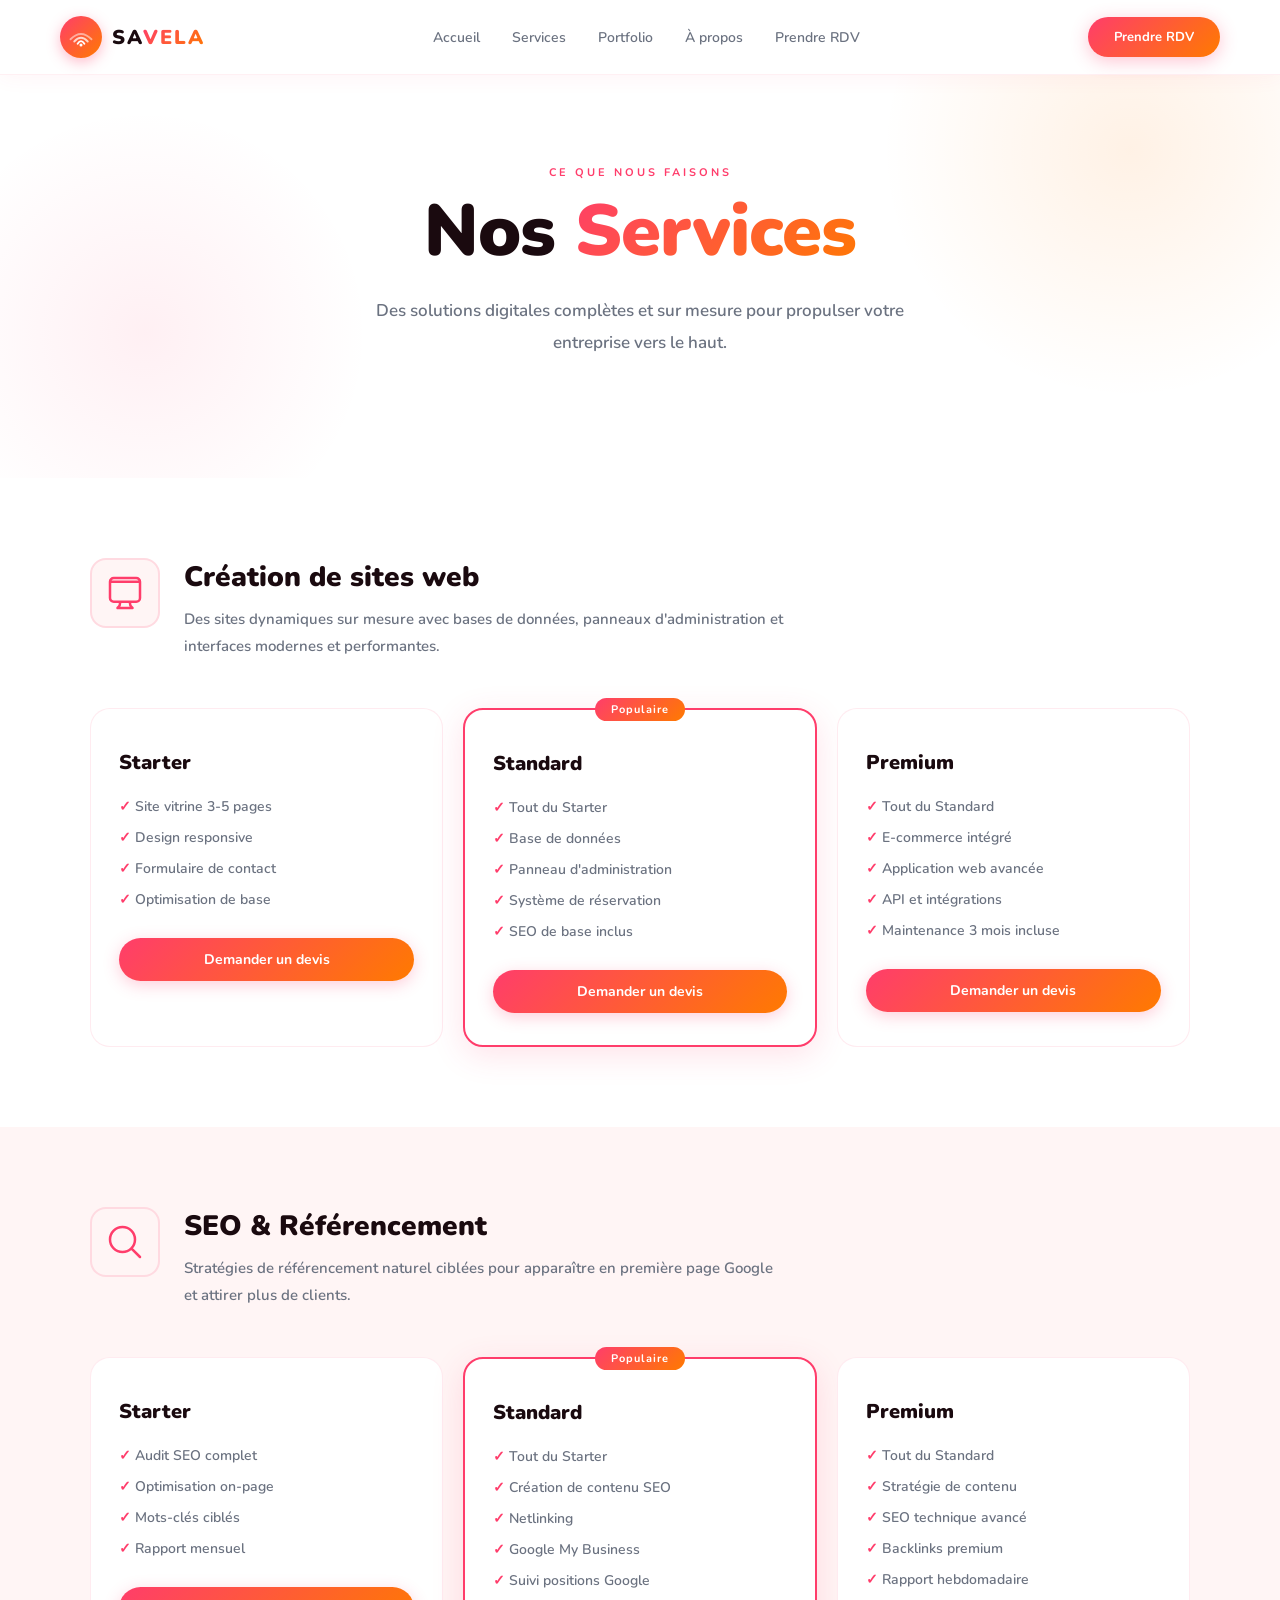
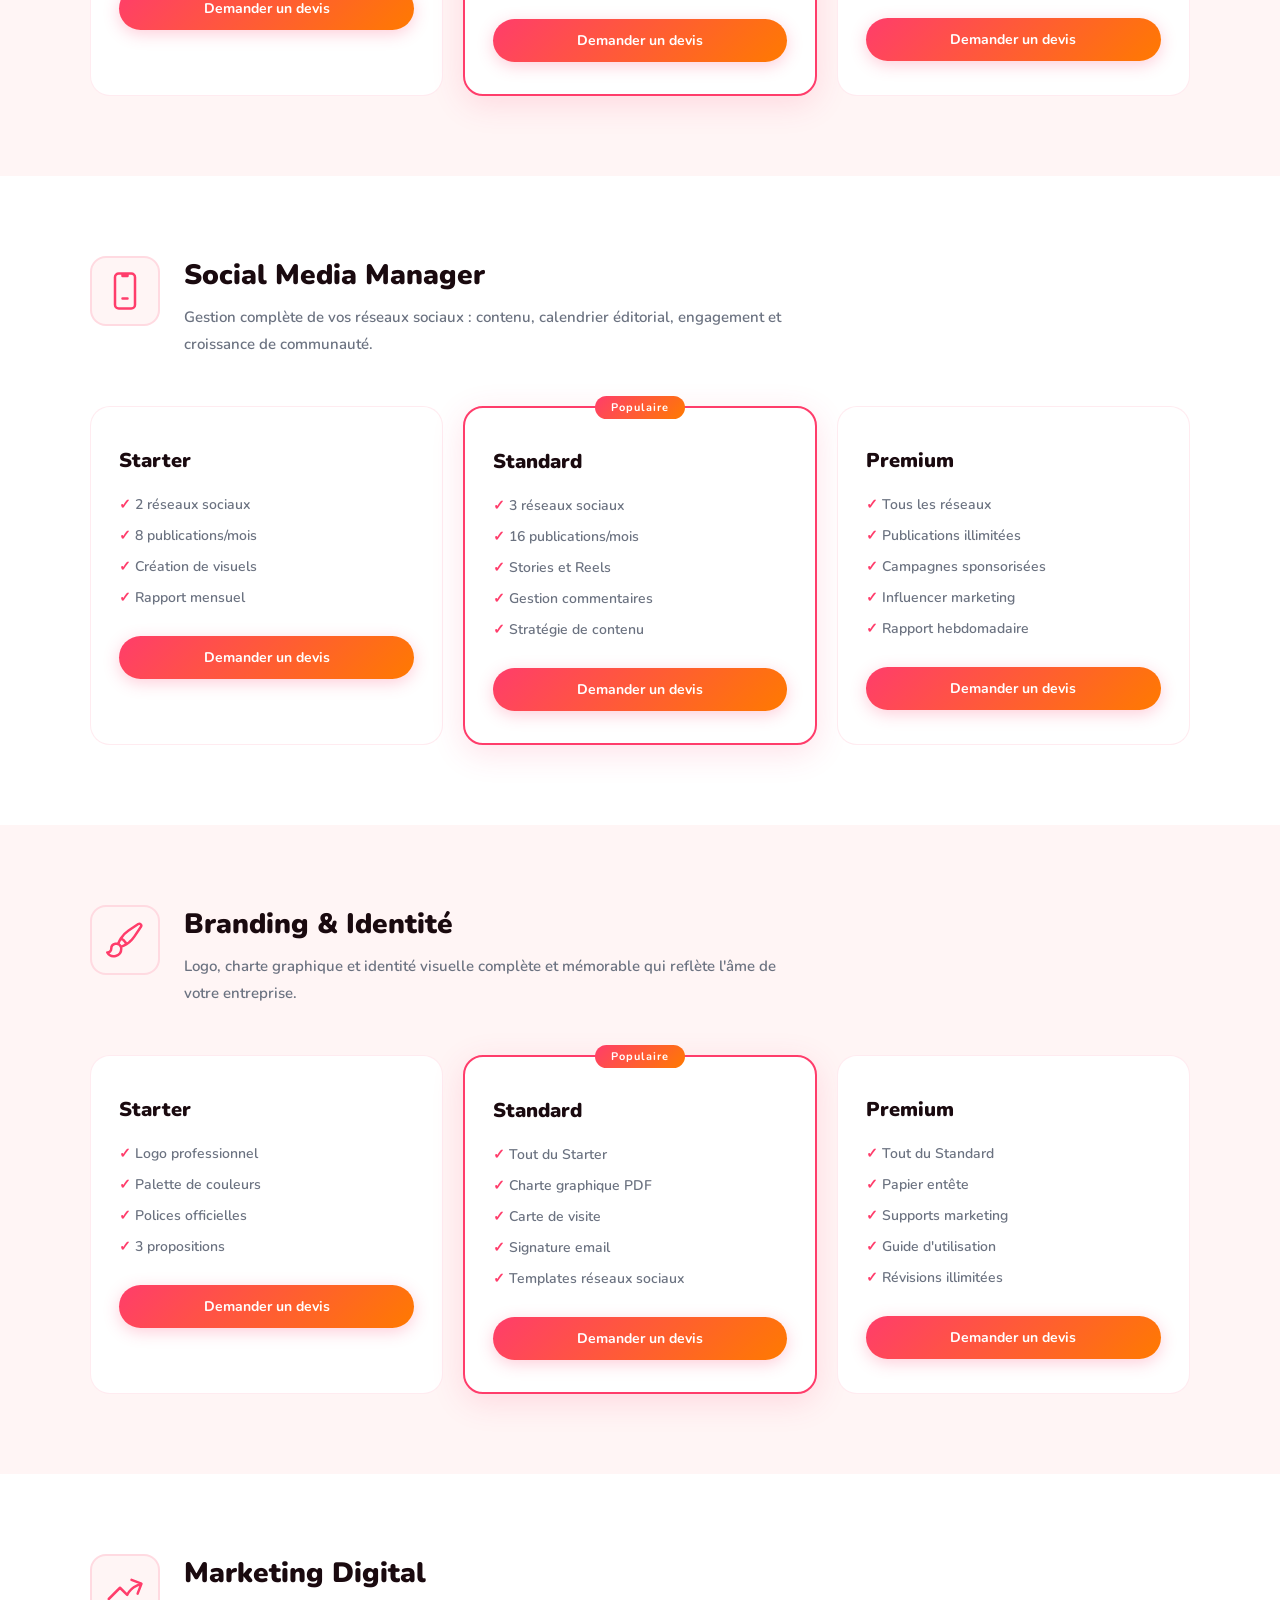
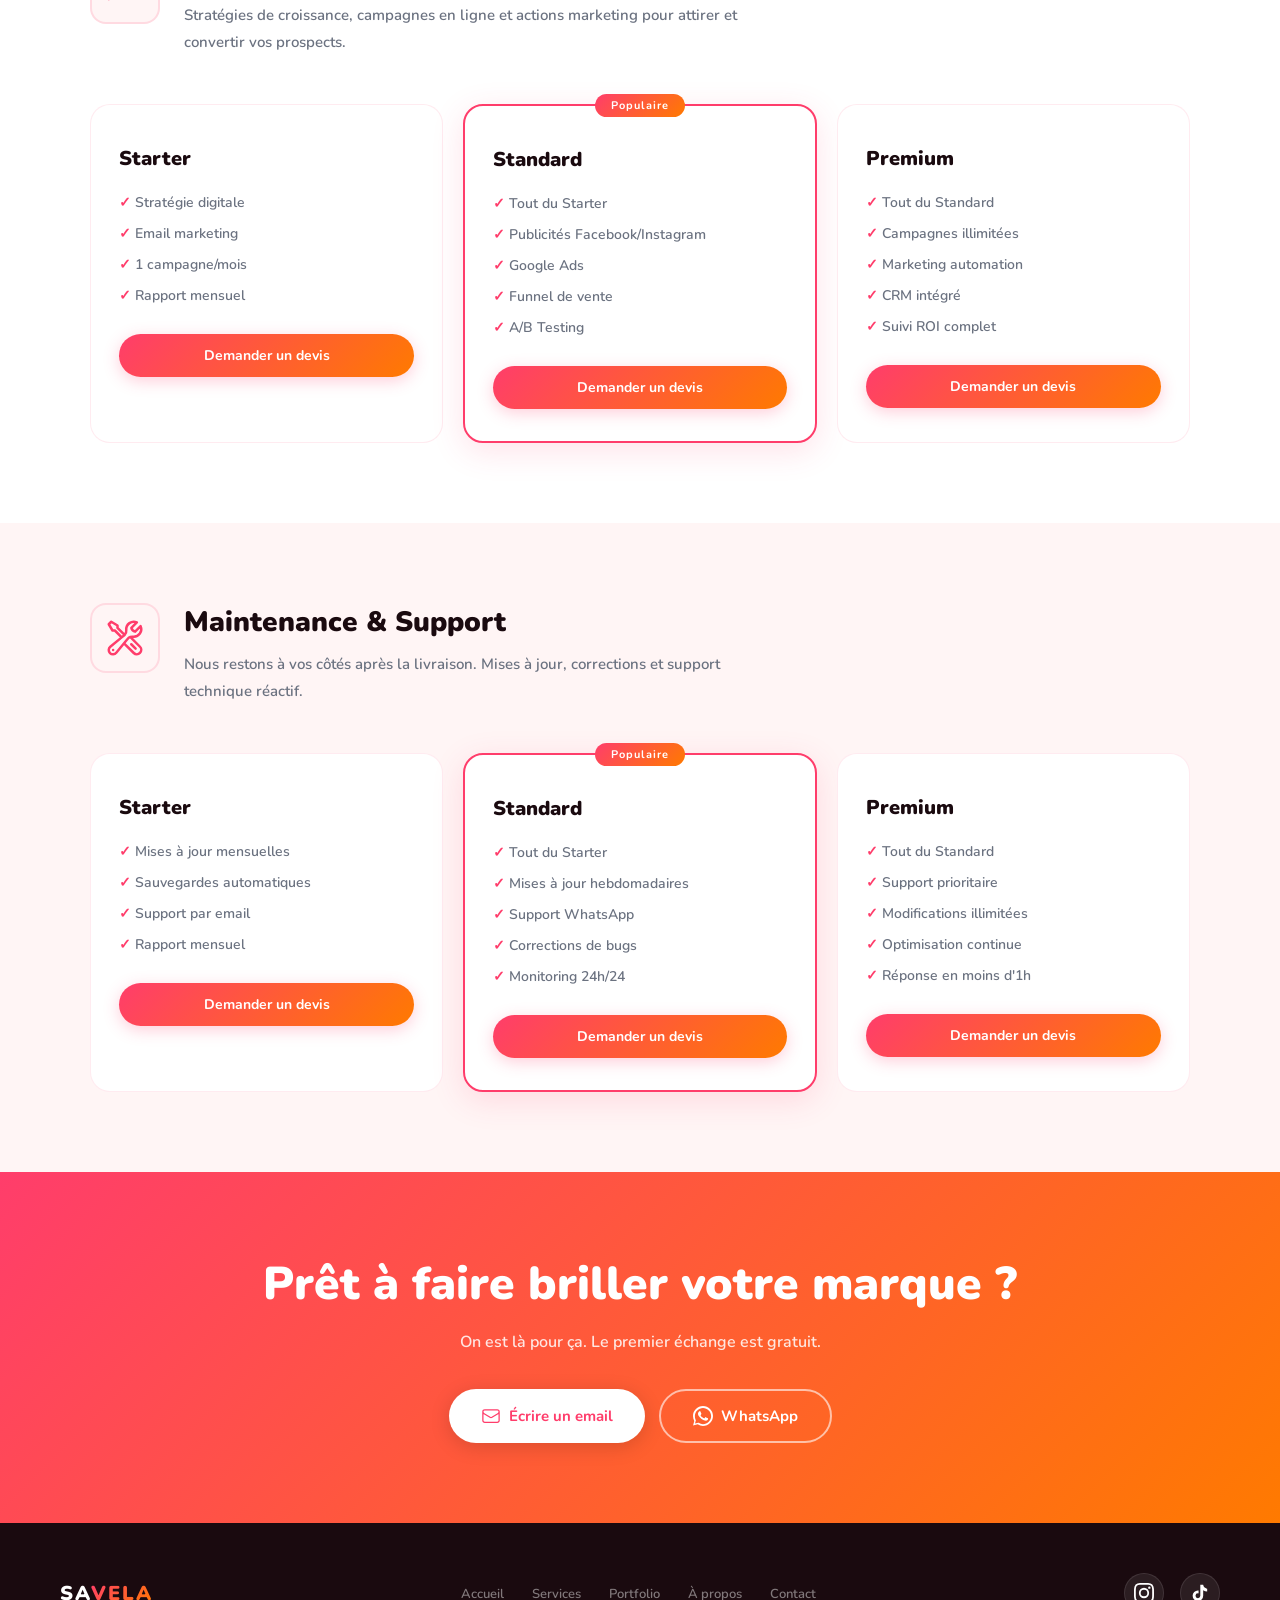
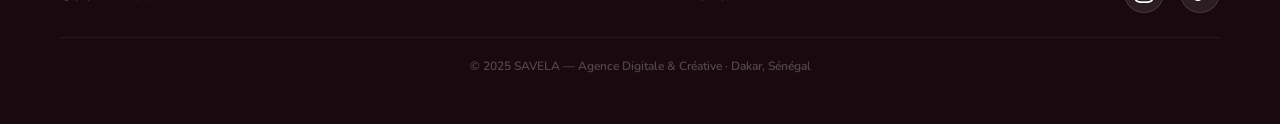
<file: services.html>
<!DOCTYPE html>
<html lang="fr">
<head>
  <meta charset="UTF-8">
  <meta name="viewport" content="width=device-width, initial-scale=1.0">
  <title>SAVELA — Nos Services</title>
  <link href="https://fonts.googleapis.com/css2?family=Nunito:wght@400;600;700;900&display=swap" rel="stylesheet">
  <link rel="stylesheet" href="style.css">
</head>
<body>

  <!-- NAVBAR -->
<nav>
  <a class="nav-logo" href="index.html">
    <div class="logo-circle-mini">
      <svg width="24" height="20" viewBox="0 0 32 22" fill="none">
        <path d="M2 14 Q16 0 30 14" stroke="white" stroke-width="2.5" stroke-linecap="round" opacity="0.5"/>
        <path d="M7 17 Q16 7 25 17" stroke="white" stroke-width="2.5" stroke-linecap="round" opacity="0.75"/>
        <path d="M11.5 20 Q16 13 20.5 20" stroke="white" stroke-width="2.5" stroke-linecap="round"/>
        <circle cx="16" cy="21.5" r="2" fill="white"/>
      </svg>
    </div>
    <span class="logo-text-nav">SA<span>VELA</span></span>
  </a>

  <ul class="nav-links" id="navLinks">
    <li><a href="index.html">Accueil</a></li>
    <li><a href="services.html">Services</a></li>
    <li><a href="portfolio.html">Portfolio</a></li>
    <li><a href="apropos.html">À propos</a></li>
    <li><a href="contact.html" class="mobile-cta">Prendre RDV</a></li>
  </ul>

  <a href="contact.html" class="nav-cta desktop-only">Prendre RDV</a>

  <button class="burger" id="burgerBtn" aria-label="Menu">
    <span></span><span></span><span></span>
  </button>
</nav>

  <!-- HERO SERVICES -->
  <section id="services-hero">
    <div class="blob1"></div>
    <div class="blob2"></div>
    <div class="services-hero-content">
      <span class="section-tag">Ce que nous faisons</span>
      <h1 class="hero-title">Nos <span class="gradient">Services</span></h1>
      <p class="hero-sub">Des solutions digitales complètes et sur mesure pour propulser votre entreprise vers le haut.</p>
    </div>
  </section>

  <!-- SERVICE 1 : CRÉATION DE SITES WEB -->
  <section class="service-section" id="service-web">
    <div class="service-section-inner">
      <div class="service-section-header">
        <div class="service-section-icon">
          <svg width="40" height="40" fill="none" viewBox="0 0 24 24" stroke="#FF3D6B" stroke-width="1.5">
            <path stroke-linecap="round" stroke-linejoin="round" d="M9 17.25v1.007a3 3 0 01-.879 2.122L7.5 21h9l-.621-.621A3 3 0 0115 18.257V17.25m6-12V15a2.25 2.25 0 01-2.25 2.25H5.25A2.25 2.25 0 013 15V5.25m18 0A2.25 2.25 0 0018.75 3H5.25A2.25 2.25 0 003 5.25m18 0H3"/>
          </svg>
        </div>
        <div>
          <h2 class="service-section-title">Création de sites web</h2>
          <p class="service-section-desc">Des sites dynamiques sur mesure avec bases de données, panneaux d'administration et interfaces modernes et performantes.</p>
        </div>
      </div>
      <div class="forfaits-grid">
        <div class="forfait-card">
          <div class="forfait-label">Starter</div>
          <ul class="forfait-list">
            <li>✓ Site vitrine 3-5 pages</li>
            <li>✓ Design responsive</li>
            <li>✓ Formulaire de contact</li>
            <li>✓ Optimisation de base</li>
          </ul>
          <a href="contact.html" class="btn-forfait">Demander un devis</a>
        </div>
        <div class="forfait-card forfait-popular">
          <div class="forfait-badge">Populaire</div>
          <div class="forfait-label">Standard</div>
          <ul class="forfait-list">
            <li>✓ Tout du Starter</li>
            <li>✓ Base de données</li>
            <li>✓ Panneau d'administration</li>
            <li>✓ Système de réservation</li>
            <li>✓ SEO de base inclus</li>
          </ul>
          <a href="contact.html" class="btn-forfait">Demander un devis</a>
        </div>
        <div class="forfait-card">
          <div class="forfait-label">Premium</div>
          <ul class="forfait-list">
            <li>✓ Tout du Standard</li>
            <li>✓ E-commerce intégré</li>
            <li>✓ Application web avancée</li>
            <li>✓ API et intégrations</li>
            <li>✓ Maintenance 3 mois incluse</li>
          </ul>
          <a href="contact.html" class="btn-forfait">Demander un devis</a>
        </div>
      </div>
    </div>
  </section>

  <!-- SERVICE 2 : SEO -->
  <section class="service-section service-section-alt" id="service-seo">
    <div class="service-section-inner">
      <div class="service-section-header">
        <div class="service-section-icon">
          <svg width="40" height="40" fill="none" viewBox="0 0 24 24" stroke="#FF3D6B" stroke-width="1.5">
            <path stroke-linecap="round" stroke-linejoin="round" d="M21 21l-5.197-5.197m0 0A7.5 7.5 0 105.196 15.803 7.5 7.5 0 0015.803 15.803z"/>
          </svg>
        </div>
        <div>
          <h2 class="service-section-title">SEO & Référencement</h2>
          <p class="service-section-desc">Stratégies de référencement naturel ciblées pour apparaître en première page Google et attirer plus de clients.</p>
        </div>
      </div>
      <div class="forfaits-grid">
        <div class="forfait-card">
          <div class="forfait-label">Starter</div>
          <ul class="forfait-list">
            <li>✓ Audit SEO complet</li>
            <li>✓ Optimisation on-page</li>
            <li>✓ Mots-clés ciblés</li>
            <li>✓ Rapport mensuel</li>
          </ul>
          <a href="contact.html" class="btn-forfait">Demander un devis</a>
        </div>
        <div class="forfait-card forfait-popular">
          <div class="forfait-badge">Populaire</div>
          <div class="forfait-label">Standard</div>
          <ul class="forfait-list">
            <li>✓ Tout du Starter</li>
            <li>✓ Création de contenu SEO</li>
            <li>✓ Netlinking</li>
            <li>✓ Google My Business</li>
            <li>✓ Suivi positions Google</li>
          </ul>
          <a href="contact.html" class="btn-forfait">Demander un devis</a>
        </div>
        <div class="forfait-card">
          <div class="forfait-label">Premium</div>
          <ul class="forfait-list">
            <li>✓ Tout du Standard</li>
            <li>✓ Stratégie de contenu</li>
            <li>✓ SEO technique avancé</li>
            <li>✓ Backlinks premium</li>
            <li>✓ Rapport hebdomadaire</li>
          </ul>
          <a href="contact.html" class="btn-forfait">Demander un devis</a>
        </div>
      </div>
    </div>
  </section>

  <!-- SERVICE 3 : SOCIAL MEDIA -->
  <section class="service-section" id="service-social">
    <div class="service-section-inner">
      <div class="service-section-header">
        <div class="service-section-icon">
          <svg width="40" height="40" fill="none" viewBox="0 0 24 24" stroke="#FF3D6B" stroke-width="1.5">
            <path stroke-linecap="round" stroke-linejoin="round" d="M10.5 1.5H8.25A2.25 2.25 0 006 3.75v16.5a2.25 2.25 0 002.25 2.25h7.5A2.25 2.25 0 0018 20.25V3.75a2.25 2.25 0 00-2.25-2.25H13.5m-3 0V3h3V1.5m-3 0h3m-3 15h3"/>
          </svg>
        </div>
        <div>
          <h2 class="service-section-title">Social Media Manager</h2>
          <p class="service-section-desc">Gestion complète de vos réseaux sociaux : contenu, calendrier éditorial, engagement et croissance de communauté.</p>
        </div>
      </div>
      <div class="forfaits-grid">
        <div class="forfait-card">
          <div class="forfait-label">Starter</div>
          <ul class="forfait-list">
            <li>✓ 2 réseaux sociaux</li>
            <li>✓ 8 publications/mois</li>
            <li>✓ Création de visuels</li>
            <li>✓ Rapport mensuel</li>
          </ul>
          <a href="contact.html" class="btn-forfait">Demander un devis</a>
        </div>
        <div class="forfait-card forfait-popular">
          <div class="forfait-badge">Populaire</div>
          <div class="forfait-label">Standard</div>
          <ul class="forfait-list">
            <li>✓ 3 réseaux sociaux</li>
            <li>✓ 16 publications/mois</li>
            <li>✓ Stories et Reels</li>
            <li>✓ Gestion commentaires</li>
            <li>✓ Stratégie de contenu</li>
          </ul>
          <a href="contact.html" class="btn-forfait">Demander un devis</a>
        </div>
        <div class="forfait-card">
          <div class="forfait-label">Premium</div>
          <ul class="forfait-list">
            <li>✓ Tous les réseaux</li>
            <li>✓ Publications illimitées</li>
            <li>✓ Campagnes sponsorisées</li>
            <li>✓ Influencer marketing</li>
            <li>✓ Rapport hebdomadaire</li>
          </ul>
          <a href="contact.html" class="btn-forfait">Demander un devis</a>
        </div>
      </div>
    </div>
  </section>

  <!-- SERVICE 4 : BRANDING -->
  <section class="service-section service-section-alt" id="service-branding">
    <div class="service-section-inner">
      <div class="service-section-header">
        <div class="service-section-icon">
          <svg width="40" height="40" fill="none" viewBox="0 0 24 24" stroke="#FF3D6B" stroke-width="1.5">
            <path stroke-linecap="round" stroke-linejoin="round" d="M9.53 16.122a3 3 0 00-5.78 1.128 2.25 2.25 0 01-2.4 2.245 4.5 4.5 0 008.4-2.245c0-.399-.078-.78-.22-1.128zm0 0a15.998 15.998 0 003.388-1.62m-5.043-.025a15.994 15.994 0 011.622-3.395m3.42 3.42a15.995 15.995 0 004.764-4.648l3.876-5.814a1.151 1.151 0 00-1.597-1.597L14.146 6.32a15.996 15.996 0 00-4.649 4.763m3.42 3.42a6.776 6.776 0 00-3.42-3.42"/>
          </svg>
        </div>
        <div>
          <h2 class="service-section-title">Branding & Identité</h2>
          <p class="service-section-desc">Logo, charte graphique et identité visuelle complète et mémorable qui reflète l'âme de votre entreprise.</p>
        </div>
      </div>
      <div class="forfaits-grid">
        <div class="forfait-card">
          <div class="forfait-label">Starter</div>
          <ul class="forfait-list">
            <li>✓ Logo professionnel</li>
            <li>✓ Palette de couleurs</li>
            <li>✓ Polices officielles</li>
            <li>✓ 3 propositions</li>
          </ul>
          <a href="contact.html" class="btn-forfait">Demander un devis</a>
        </div>
        <div class="forfait-card forfait-popular">
          <div class="forfait-badge">Populaire</div>
          <div class="forfait-label">Standard</div>
          <ul class="forfait-list">
            <li>✓ Tout du Starter</li>
            <li>✓ Charte graphique PDF</li>
            <li>✓ Carte de visite</li>
            <li>✓ Signature email</li>
            <li>✓ Templates réseaux sociaux</li>
          </ul>
          <a href="contact.html" class="btn-forfait">Demander un devis</a>
        </div>
        <div class="forfait-card">
          <div class="forfait-label">Premium</div>
          <ul class="forfait-list">
            <li>✓ Tout du Standard</li>
            <li>✓ Papier entête</li>
            <li>✓ Supports marketing</li>
            <li>✓ Guide d'utilisation</li>
            <li>✓ Révisions illimitées</li>
          </ul>
          <a href="contact.html" class="btn-forfait">Demander un devis</a>
        </div>
      </div>
    </div>
  </section>

  <!-- SERVICE 5 : MARKETING -->
  <section class="service-section" id="service-marketing">
    <div class="service-section-inner">
      <div class="service-section-header">
        <div class="service-section-icon">
          <svg width="40" height="40" fill="none" viewBox="0 0 24 24" stroke="#FF3D6B" stroke-width="1.5">
            <path stroke-linecap="round" stroke-linejoin="round" d="M2.25 18L9 11.25l4.306 4.307a11.95 11.95 0 015.814-5.519l2.74-1.22m0 0l-5.94-2.28m5.94 2.28l-2.28 5.941"/>
          </svg>
        </div>
        <div>
          <h2 class="service-section-title">Marketing Digital</h2>
          <p class="service-section-desc">Stratégies de croissance, campagnes en ligne et actions marketing pour attirer et convertir vos prospects.</p>
        </div>
      </div>
      <div class="forfaits-grid">
        <div class="forfait-card">
          <div class="forfait-label">Starter</div>
          <ul class="forfait-list">
            <li>✓ Stratégie digitale</li>
            <li>✓ Email marketing</li>
            <li>✓ 1 campagne/mois</li>
            <li>✓ Rapport mensuel</li>
          </ul>
          <a href="contact.html" class="btn-forfait">Demander un devis</a>
        </div>
        <div class="forfait-card forfait-popular">
          <div class="forfait-badge">Populaire</div>
          <div class="forfait-label">Standard</div>
          <ul class="forfait-list">
            <li>✓ Tout du Starter</li>
            <li>✓ Publicités Facebook/Instagram</li>
            <li>✓ Google Ads</li>
            <li>✓ Funnel de vente</li>
            <li>✓ A/B Testing</li>
          </ul>
          <a href="contact.html" class="btn-forfait">Demander un devis</a>
        </div>
        <div class="forfait-card">
          <div class="forfait-label">Premium</div>
          <ul class="forfait-list">
            <li>✓ Tout du Standard</li>
            <li>✓ Campagnes illimitées</li>
            <li>✓ Marketing automation</li>
            <li>✓ CRM intégré</li>
            <li>✓ Suivi ROI complet</li>
          </ul>
          <a href="contact.html" class="btn-forfait">Demander un devis</a>
        </div>
      </div>
    </div>
  </section>

  <!-- SERVICE 6 : MAINTENANCE -->
  <section class="service-section service-section-alt" id="service-maintenance">
    <div class="service-section-inner">
      <div class="service-section-header">
        <div class="service-section-icon">
          <svg width="40" height="40" fill="none" viewBox="0 0 24 24" stroke="#FF3D6B" stroke-width="1.5">
            <path stroke-linecap="round" stroke-linejoin="round" d="M11.42 15.17L17.25 21A2.652 2.652 0 0021 17.25l-5.877-5.877M11.42 15.17l2.496-3.03c.317-.384.74-.626 1.208-.766M11.42 15.17l-4.655 5.653a2.548 2.548 0 11-3.586-3.586l6.837-5.63m5.108-.233c.55-.164 1.163-.188 1.743-.14a4.5 4.5 0 004.486-6.336l-3.276 3.277a3.004 3.004 0 01-2.25-2.25l3.276-3.276a4.5 4.5 0 00-6.336 4.486c.091 1.076-.071 2.264-.904 2.95l-.102.085m-1.745 1.437L5.909 7.5H4.5L2.25 3.75l1.5-1.5L7.5 4.5v1.409l4.26 4.26m-1.745 1.437l1.745-1.437m6.615 8.206L15.75 15.75M4.867 19.125h.008v.008h-.008v-.008z"/>
          </svg>
        </div>
        <div>
          <h2 class="service-section-title">Maintenance & Support</h2>
          <p class="service-section-desc">Nous restons à vos côtés après la livraison. Mises à jour, corrections et support technique réactif.</p>
        </div>
      </div>
      <div class="forfaits-grid">
        <div class="forfait-card">
          <div class="forfait-label">Starter</div>
          <ul class="forfait-list">
            <li>✓ Mises à jour mensuelles</li>
            <li>✓ Sauvegardes automatiques</li>
            <li>✓ Support par email</li>
            <li>✓ Rapport mensuel</li>
          </ul>
          <a href="contact.html" class="btn-forfait">Demander un devis</a>
        </div>
        <div class="forfait-card forfait-popular">
          <div class="forfait-badge">Populaire</div>
          <div class="forfait-label">Standard</div>
          <ul class="forfait-list">
            <li>✓ Tout du Starter</li>
            <li>✓ Mises à jour hebdomadaires</li>
            <li>✓ Support WhatsApp</li>
            <li>✓ Corrections de bugs</li>
            <li>✓ Monitoring 24h/24</li>
          </ul>
          <a href="contact.html" class="btn-forfait">Demander un devis</a>
        </div>
        <div class="forfait-card">
          <div class="forfait-label">Premium</div>
          <ul class="forfait-list">
            <li>✓ Tout du Standard</li>
            <li>✓ Support prioritaire</li>
            <li>✓ Modifications illimitées</li>
            <li>✓ Optimisation continue</li>
            <li>✓ Réponse en moins d'1h</li>
          </ul>
          <a href="contact.html" class="btn-forfait">Demander un devis</a>
        </div>
      </div>
    </div>
  </section>

  <!-- CTA FINAL -->
  <section id="cta">
    <h2 class="cta-title">Prêt à faire briller votre marque ?</h2>
    <p class="cta-sub">On est là pour ça. Le premier échange est gratuit.</p>
    <div class="cta-btns">
      <a href="mailto:savela.agency@gmail.com" class="btn-white">
        <svg width="20" height="20" fill="none" viewBox="0 0 24 24" stroke="#FF3D6B" stroke-width="1.5">
          <path stroke-linecap="round" stroke-linejoin="round" d="M21.75 6.75v10.5a2.25 2.25 0 01-2.25 2.25h-15a2.25 2.25 0 01-2.25-2.25V6.75m19.5 0A2.25 2.25 0 0019.5 4.5h-15a2.25 2.25 0 00-2.25 2.25m19.5 0v.243a2.25 2.25 0 01-1.07 1.916l-7.5 4.615a2.25 2.25 0 01-2.36 0L3.32 8.91a2.25 2.25 0 01-1.07-1.916V6.75"/>
        </svg>
        Écrire un email
      </a>
      <a href="https://wa.me/701096878" class="btn-white-outline" target="_blank">
        <svg width="20" height="20" viewBox="0 0 24 24" fill="white">
          <path d="M17.472 14.382c-.297-.149-1.758-.867-2.03-.967-.273-.099-.471-.148-.67.15-.197.297-.767.966-.94 1.164-.173.199-.347.223-.644.075-.297-.15-1.255-.463-2.39-1.475-.883-.788-1.48-1.761-1.653-2.059-.173-.297-.018-.458.13-.606.134-.133.298-.347.446-.52.149-.174.198-.298.298-.497.099-.198.05-.371-.025-.52-.075-.149-.669-1.612-.916-2.207-.242-.579-.487-.5-.669-.51-.173-.008-.371-.01-.57-.01-.198 0-.52.074-.792.372-.272.297-1.04 1.016-1.04 2.479 0 1.462 1.065 2.875 1.213 3.074.149.198 2.096 3.2 5.077 4.487.709.306 1.262.489 1.694.625.712.227 1.36.195 1.871.118.571-.085 1.758-.719 2.006-1.413.248-.694.248-1.289.173-1.413-.074-.124-.272-.198-.57-.347z"/>
          <path d="M12 0C5.373 0 0 5.373 0 12c0 2.135.562 4.14 1.54 5.875L.057 23.25l5.565-1.457A11.945 11.945 0 0012 24c6.627 0 12-5.373 12-12S18.627 0 12 0zm0 21.75a9.726 9.726 0 01-5.27-1.545l-.378-.224-3.924 1.028 1.05-3.818-.246-.393A9.712 9.712 0 012.25 12C2.25 6.615 6.615 2.25 12 2.25S21.75 6.615 21.75 12 17.385 21.75 12 21.75z"/>
        </svg>
        WhatsApp
      </a>
    </div>
  </section>

  <!-- FOOTER -->
  <footer>
    <div class="footer-logo">SA<span>VELA</span></div>
    <ul class="footer-links">
      <li><a href="index.html">Accueil</a></li>
      <li><a href="services.html">Services</a></li>
      <li><a href="portfolio.html">Portfolio</a></li>
      <li><a href="apropos.html">À propos</a></li>
      <li><a href="contact.html">Contact</a></li>
    </ul>
    <div class="footer-socials">
      <a href="#" class="social-btn" title="Instagram">
        <svg width="20" height="20" viewBox="0 0 24 24" fill="white">
          <path d="M12 2.163c3.204 0 3.584.012 4.85.07 3.252.148 4.771 1.691 4.919 4.919.058 1.265.069 1.645.069 4.849 0 3.205-.012 3.584-.069 4.849-.149 3.225-1.664 4.771-4.919 4.919-1.266.058-1.644.07-4.85.07-3.204 0-3.584-.012-4.849-.07-3.26-.149-4.771-1.699-4.919-4.92-.058-1.265-.07-1.644-.07-4.849 0-3.204.013-3.583.07-4.849.149-3.227 1.664-4.771 4.919-4.919 1.266-.057 1.645-.069 4.849-.069zM12 0C8.741 0 8.333.014 7.053.072 2.695.272.273 2.69.073 7.052.014 8.333 0 8.741 0 12c0 3.259.014 3.668.072 4.948.2 4.358 2.618 6.78 6.98 6.98C8.333 23.986 8.741 24 12 24c3.259 0 3.668-.014 4.948-.072 4.354-.2 6.782-2.618 6.979-6.98.059-1.28.073-1.689.073-4.948 0-3.259-.014-3.667-.072-4.947-.196-4.354-2.617-6.78-6.979-6.98C15.668.014 15.259 0 12 0zm0 5.838a6.162 6.162 0 100 12.324 6.162 6.162 0 000-12.324zM12 16a4 4 0 110-8 4 4 0 010 8zm6.406-11.845a1.44 1.44 0 100 2.881 1.44 1.44 0 000-2.881z"/>
        </svg>
      </a>
      <a href="#" class="social-btn" title="TikTok">
        <svg width="20" height="20" viewBox="0 0 24 24" fill="white">
          <path d="M19.59 6.69a4.83 4.83 0 01-3.77-4.25V2h-3.45v13.67a2.89 2.89 0 01-2.88 2.5 2.89 2.89 0 01-2.89-2.89 2.89 2.89 0 012.89-2.89c.28 0 .54.04.79.1V9.01a6.27 6.27 0 00-.79-.05 6.34 6.34 0 00-6.34 6.34 6.34 6.34 0 006.34 6.34 6.34 6.34 0 006.33-6.34V8.69a8.18 8.18 0 004.78 1.52V6.75a4.85 4.85 0 01-1.01-.06z"/>
        </svg>
      </a>
    </div>
    <div class="footer-copy">© 2025 SAVELA — Agence Digitale & Créative · Dakar, Sénégal</div>
  </footer>
  <script>
  const burgerBtn = document.getElementById('burgerBtn');
  const navLinks = document.getElementById('navLinks');
  burgerBtn.addEventListener('click', () => {
    navLinks.classList.toggle('open');
  });
</script>


</body>
</html>
</file>
<file: style.css>
:root {
  --rose: #FF3D6B;
  --orange: #FF7A00;
  --gradient: linear-gradient(135deg, #FF3D6B, #FF7A00);
  --dark: #1A0A0F;
  --gray: #6B7280;
  --light: #FFF5F5;
  --white: #FFFFFF;
}

* { margin: 0; padding: 0; box-sizing: border-box; scroll-behavior: smooth; }

body { font-family: 'Nunito', sans-serif; background: var(--white); color: var(--dark); overflow-x: hidden; }

nav { position: fixed; top: 0; left: 0; right: 0; z-index: 1000; padding: 16px 60px; display: flex; justify-content: space-between; align-items: center; background: rgba(255,255,255,0.95); backdrop-filter: blur(16px); border-bottom: 1px solid rgba(255,61,107,0.08); box-shadow: 0 2px 20px rgba(255,61,107,0.06); }

.nav-logo { display: flex; align-items: center; gap: 10px; text-decoration: none; }

.logo-circle-mini { width: 42px; height: 42px; border-radius: 50%; background: var(--gradient); display: flex; align-items: center; justify-content: center; box-shadow: 0 4px 14px rgba(255,61,107,0.35); }

.logo-text-nav { font-size: 20px; font-weight: 900; letter-spacing: 2px; color: var(--dark); }
.logo-text-nav span { background: var(--gradient); -webkit-background-clip: text; -webkit-text-fill-color: transparent; background-clip: text; }

.nav-links { display: flex; gap: 32px; list-style: none; }
.nav-links a { color: var(--gray); text-decoration: none; font-size: 14px; font-weight: 600; transition: color 0.3s; position: relative; }
.nav-links a::after { content: ''; position: absolute; bottom: -3px; left: 0; width: 0; height: 2px; background: var(--gradient); border-radius: 2px; transition: width 0.3s; }
.nav-links a:hover { color: var(--rose); }
.nav-links a:hover::after { width: 100%; }

.nav-cta { padding: 11px 26px; background: var(--gradient); color: white; border-radius: 30px; font-size: 13px; font-weight: 700; text-decoration: none; transition: all 0.25s; box-shadow: 0 4px 18px rgba(255,61,107,0.3); }
.nav-cta:hover { transform: translateY(-2px); box-shadow: 0 8px 24px rgba(255,61,107,0.4); }

#hero { min-height: 100vh; display: flex; align-items: center; justify-content: center; text-align: center; padding: 120px 40px 80px; position: relative; overflow: hidden; }

.blob1 { position: absolute; top: -100px; right: -100px; width: 500px; height: 500px; border-radius: 50%; background: radial-gradient(circle, rgba(255,122,0,0.1) 0%, transparent 70%); pointer-events: none; }
.blob2 { position: absolute; bottom: -80px; left: -80px; width: 450px; height: 450px; border-radius: 50%; background: radial-gradient(circle, rgba(255,61,107,0.08) 0%, transparent 70%); pointer-events: none; }

.hero-content { position: relative; z-index: 2; max-width: 800px; }

.hero-logo { width: 130px; height: 130px; border-radius: 50%; background: var(--gradient); display: flex; flex-direction: column; align-items: center; justify-content: center; margin: 0 auto 36px; box-shadow: 0 16px 48px rgba(255,61,107,0.35); animation: fadeDown 0.8s ease both; gap: 4px; }
.hero-logo-inner { position: relative; display: flex; flex-direction: column; align-items: center; }
.hero-logo-wifi { margin-bottom: 2px; }
.hero-logo-name { font-size: 22px; font-weight: 900; color: white; letter-spacing: 2px; }
.hero-logo-tag { font-size: 7px; color: rgba(255,255,255,0.85); letter-spacing: 1.5px; text-transform: uppercase; }

.hero-badge { display: inline-flex; align-items: center; gap: 8px; padding: 7px 18px; background: var(--light); border: 1px solid rgba(255,61,107,0.2); border-radius: 30px; font-size: 11px; font-weight: 700; letter-spacing: 2px; text-transform: uppercase; color: var(--rose); margin-bottom: 28px; animation: fadeDown 0.8s ease 0.1s both; }
.badge-dot { width: 6px; height: 6px; border-radius: 50%; background: var(--rose); animation: pulse 2s infinite; }

.hero-title { font-size: clamp(36px, 6vw, 72px); font-weight: 900; line-height: 1.1; letter-spacing: -1px; color: var(--dark); margin-bottom: 24px; animation: fadeUp 0.9s ease 0.2s both; }
.hero-sub { font-size: 17px; color: var(--gray); line-height: 1.85; max-width: 580px; margin: 0 auto 40px; animation: fadeUp 0.9s ease 0.35s both; font-weight: 600; }
.hero-btns { display: flex; gap: 14px; justify-content: center; flex-wrap: wrap; animation: fadeUp 0.9s ease 0.5s both; }

.btn-primary { padding: 15px 36px; background: var(--gradient); color: white; border-radius: 40px; font-size: 15px; font-weight: 700; text-decoration: none; transition: all 0.25s; box-shadow: 0 8px 28px rgba(255,61,107,0.3); }
.btn-primary:hover { transform: translateY(-3px); box-shadow: 0 14px 36px rgba(255,61,107,0.42); }

.btn-outline { padding: 15px 36px; background: transparent; color: var(--dark); border: 2px solid rgba(26,10,15,0.12); border-radius: 40px; font-size: 15px; font-weight: 700; text-decoration: none; transition: all 0.25s; }
.btn-outline:hover { border-color: var(--rose); color: var(--rose); transform: translateY(-3px); }

.btn-white { padding: 15px 32px; background: white; color: var(--rose); border-radius: 40px; font-size: 15px; font-weight: 700; text-decoration: none; transition: all 0.25s; box-shadow: 0 4px 20px rgba(0,0,0,0.15); display: flex; align-items: center; gap: 8px; }
.btn-white:hover { transform: translateY(-3px); }

.btn-white-outline { padding: 15px 32px; background: transparent; color: white; border: 2px solid rgba(255,255,255,0.6); border-radius: 40px; font-size: 15px; font-weight: 700; text-decoration: none; transition: all 0.25s; display: flex; align-items: center; gap: 8px; }
.btn-white-outline:hover { background: rgba(255,255,255,0.15); transform: translateY(-3px); }

.scroll-hint { position: absolute; bottom: 32px; left: 50%; transform: translateX(-50%); display: flex; flex-direction: column; align-items: center; gap: 6px; animation: fadeUp 1s ease 0.8s both; }
.scroll-hint span { font-size: 10px; letter-spacing: 3px; text-transform: uppercase; color: var(--gray); opacity: 0.5; font-weight: 600; }
.scroll-line { width: 1px; height: 36px; background: linear-gradient(180deg, var(--rose), transparent); animation: scrollPulse 2s ease infinite; }

section { padding: 100px 60px; }
.section-inner { max-width: 1200px; margin: 0 auto; }
.section-tag { display: inline-block; font-size: 11px; font-weight: 700; letter-spacing: 3px; text-transform: uppercase; color: var(--rose); margin-bottom: 12px; }
.section-title { font-size: clamp(28px, 4vw, 46px); font-weight: 900; line-height: 1.15; color: var(--dark); margin-bottom: 14px; }
.section-sub { font-size: 16px; color: var(--gray); line-height: 1.85; max-width: 500px; margin-bottom: 56px; font-weight: 600; }

#services-apercu { background: var(--light); }
.services-grid { display: grid; grid-template-columns: repeat(3, 1fr); gap: 20px; max-width: 1200px; margin: 0 auto; }
.service-card { padding: 36px 28px; background: white; border-radius: 20px; border: 1.5px solid rgba(255,61,107,0.08); transition: all 0.35s; position: relative; overflow: hidden; }
.service-card::before { content: ''; position: absolute; top: 0; left: 0; right: 0; height: 3px; background: var(--gradient); opacity: 0; transition: opacity 0.35s; }
.service-card:hover { transform: translateY(-6px); box-shadow: 0 20px 48px rgba(255,61,107,0.12); border-color: rgba(255,61,107,0.2); }
.service-card:hover::before { opacity: 1; }
.service-icon { font-size: 36px; margin-bottom: 16px; display: block; }
.service-name { font-size: 18px; font-weight: 900; margin-bottom: 10px; color: var(--dark); }
.service-desc { font-size: 14px; color: var(--gray); line-height: 1.8; font-weight: 600; }

#pourquoi { background: white; }
.pourquoi-grid { display: grid; grid-template-columns: 1fr 1fr; gap: 60px; align-items: center; max-width: 1100px; margin: 0 auto; }
.big-quote { font-size: clamp(22px, 3vw, 32px); font-weight: 900; line-height: 1.4; color: var(--dark); margin-bottom: 20px; }
.pourquoi-text p { font-size: 15px; color: var(--gray); line-height: 1.9; margin-bottom: 14px; font-weight: 600; }
.values-list { display: flex; flex-direction: column; gap: 16px; }
.value-card { padding: 22px 24px; border-radius: 16px; background: var(--light); border-left: 4px solid var(--rose); transition: all 0.3s; }
.value-card:nth-child(2) { border-left-color: var(--orange); }
.value-card:nth-child(3) { border-left-color: #FF6B35; }
.value-card:hover { transform: translateX(6px); box-shadow: 0 4px 20px rgba(255,61,107,0.1); }
.value-name { font-size: 15px; font-weight: 900; margin-bottom: 6px; color: var(--dark); }
.value-desc { font-size: 13px; color: var(--gray); line-height: 1.7; font-weight: 600; }

#cta { background: var(--gradient); text-align: center; padding: 80px 40px; }
.cta-title { font-size: clamp(28px, 4vw, 46px); font-weight: 900; color: white; margin-bottom: 16px; }
.cta-sub { font-size: 16px; color: rgba(255,255,255,0.85); margin-bottom: 36px; font-weight: 600; }
.cta-btns { display: flex; gap: 14px; justify-content: center; flex-wrap: wrap; }

.gradient { background: var(--gradient); -webkit-background-clip: text; -webkit-text-fill-color: transparent; background-clip: text; }

footer { background: var(--dark); padding: 50px 60px; display: flex; justify-content: space-between; align-items: center; flex-wrap: wrap; gap: 24px; }
.footer-logo { font-size: 20px; font-weight: 900; letter-spacing: 2px; color: white; }
.footer-logo span { background: var(--gradient); -webkit-background-clip: text; -webkit-text-fill-color: transparent; background-clip: text; }
.footer-links { display: flex; gap: 28px; list-style: none; }
.footer-links a { color: rgba(255,255,255,0.45); text-decoration: none; font-size: 13px; font-weight: 600; transition: color 0.3s; }
.footer-links a:hover { color: white; }
.footer-socials { display: flex; gap: 16px; }
.social-btn { width: 40px; height: 40px; border-radius: 50%; background: rgba(255,255,255,0.08); display: flex; align-items: center; justify-content: center; text-decoration: none; font-size: 16px; transition: all 0.3s; border: 1px solid rgba(255,255,255,0.1); }
.social-btn:hover { background: var(--gradient); transform: translateY(-2px); }
.footer-copy { width: 100%; text-align: center; font-size: 12px; color: rgba(255,255,255,0.25); font-weight: 600; padding-top: 20px; border-top: 1px solid rgba(255,255,255,0.06); }

@keyframes fadeUp { from{opacity:0;transform:translateY(30px)} to{opacity:1;transform:translateY(0)} }
@keyframes fadeDown { from{opacity:0;transform:translateY(-20px)} to{opacity:1;transform:translateY(0)} }
@keyframes pulse { 0%,100%{opacity:1;transform:scale(1)} 50%{opacity:0.3;transform:scale(0.7)} }
@keyframes scrollPulse { 0%,100%{opacity:0.3} 50%{opacity:1} }

.reveal { opacity:0; transform:translateY(36px); transition:opacity 0.7s ease, transform 0.7s ease; }
.reveal.visible { opacity:1; transform:translateY(0); }

@media(max-width:900px){
  nav { padding: 16px 24px; }
  .nav-links { display: none; }
  section { padding: 70px 24px; }
  .services-grid { grid-template-columns: 1fr; }
  .pourquoi-grid { grid-template-columns: 1fr; gap: 40px; }
  footer { flex-direction: column; text-align: center; padding: 40px 24px; }
  .footer-links { flex-wrap: wrap; justify-content: center; }
}
#hero {
  min-height: 100vh;
  display: flex;
  align-items: center;
  justify-content: center;
  text-align: center;
  padding: 120px 40px 80px;
  position: relative;
  overflow: hidden;
  background: var(--white);
}
/* ===== PAGE SERVICES ===== */

#services-hero {
  padding: 160px 60px 80px;
  text-align: center;
  position: relative;
  overflow: hidden;
  background: var(--white);
}

.services-hero-content {
  position: relative;
  z-index: 2;
  max-width: 700px;
  margin: 0 auto;
}

.service-section {
  padding: 80px 60px;
  background: var(--white);
}

.service-section-alt {
  background: var(--light);
}

.service-section-inner {
  max-width: 1100px;
  margin: 0 auto;
}

.service-section-header {
  display: flex;
  align-items: flex-start;
  gap: 24px;
  margin-bottom: 48px;
}

.service-section-icon {
  width: 70px;
  height: 70px;
  border-radius: 16px;
  background: var(--light);
  border: 2px solid rgba(255,61,107,0.15);
  display: flex;
  align-items: center;
  justify-content: center;
  flex-shrink: 0;
}

.service-section-title {
  font-size: 28px;
  font-weight: 900;
  color: var(--dark);
  margin-bottom: 10px;
}

.service-section-desc {
  font-size: 15px;
  color: var(--gray);
  line-height: 1.8;
  font-weight: 600;
  max-width: 600px;
}

.forfaits-grid {
  display: grid;
  grid-template-columns: repeat(3, 1fr);
  gap: 20px;
}

.forfait-card {
  padding: 32px 28px;
  background: white;
  border-radius: 20px;
  border: 1.5px solid rgba(255,61,107,0.1);
  position: relative;
  transition: all 0.35s;
}

.forfait-card:hover {
  transform: translateY(-6px);
  box-shadow: 0 20px 48px rgba(255,61,107,0.12);
  border-color: rgba(255,61,107,0.25);
}

.forfait-popular {
  border: 2px solid var(--rose);
  box-shadow: 0 8px 32px rgba(255,61,107,0.15);
}

.forfait-badge {
  position: absolute;
  top: -12px;
  left: 50%;
  transform: translateX(-50%);
  background: var(--gradient);
  color: white;
  font-size: 11px;
  font-weight: 700;
  letter-spacing: 1px;
  padding: 4px 16px;
  border-radius: 20px;
  white-space: nowrap;
}

.forfait-label {
  font-size: 20px;
  font-weight: 900;
  color: var(--dark);
  margin-bottom: 20px;
  padding-top: 8px;
}

.forfait-list {
  list-style: none;
  display: flex;
  flex-direction: column;
  gap: 10px;
  margin-bottom: 28px;
}

.forfait-list li {
  font-size: 14px;
  color: var(--gray);
  font-weight: 600;
  line-height: 1.5;
}

.forfait-list li::first-letter {
  color: var(--rose);
  font-weight: 900;
}

.btn-forfait {
  display: block;
  text-align: center;
  padding: 12px 20px;
  background: var(--gradient);
  color: white;
  border-radius: 30px;
  font-size: 14px;
  font-weight: 700;
  text-decoration: none;
  transition: all 0.25s;
  box-shadow: 0 4px 16px rgba(255,61,107,0.25);
}

.btn-forfait:hover {
  transform: translateY(-2px);
  box-shadow: 0 8px 24px rgba(255,61,107,0.38);
}

.nav-links a.active {
  color: var(--rose);
}

.nav-links a.active::after {
  width: 100%;
}

@media(max-width:900px){
  #services-hero { padding: 120px 24px 60px; }
  .service-section { padding: 60px 24px; }
  .service-section-header { flex-direction: column; }
  .forfaits-grid { grid-template-columns: 1fr; }
}
/* ===== PAGE PORTFOLIO ===== */

#portfolio-hero {
  padding: 160px 60px 80px;
  text-align: center;
  position: relative;
  overflow: hidden;
  background: var(--white);
}

#projets {
  padding: 80px 60px;
  background: var(--white);
}

.projets-inner {
  max-width: 1100px;
  margin: 0 auto;
  display: flex;
  flex-direction: column;
  gap: 40px;
}

.projet-card {
  display: grid;
  grid-template-columns: 1fr 1fr;
  gap: 48px;
  align-items: center;
  padding: 40px;
  background: var(--light);
  border-radius: 24px;
  border: 1.5px solid rgba(255,61,107,0.1);
  transition: all 0.35s;
}

.projet-card:hover {
  box-shadow: 0 20px 48px rgba(255,61,107,0.1);
  transform: translateY(-4px);
}

.projet-img-placeholder {
  width: 100%;
  height: 280px;
  background: white;
  border-radius: 16px;
  border: 2px dashed rgba(255,61,107,0.2);
  display: flex;
  align-items: center;
  justify-content: center;
}

.projet-tag {
  display: inline-block;
  padding: 5px 14px;
  background: var(--gradient);
  color: white;
  border-radius: 20px;
  font-size: 11px;
  font-weight: 700;
  letter-spacing: 1px;
  margin-bottom: 14px;
}

.projet-title {
  font-size: 24px;
  font-weight: 900;
  color: var(--dark);
  margin-bottom: 14px;
}

.projet-desc {
  font-size: 14px;
  color: var(--gray);
  line-height: 1.8;
  font-weight: 600;
  margin-bottom: 20px;
}

.projet-tags {
  display: flex;
  gap: 8px;
  flex-wrap: wrap;
}

.projet-tags span {
  padding: 4px 12px;
  background: white;
  border: 1px solid rgba(255,61,107,0.2);
  border-radius: 20px;
  font-size: 12px;
  font-weight: 700;
  color: var(--rose);
}

#bientot {
  padding: 80px 60px;
  background: var(--light);
}

.bientot-inner {
  max-width: 680px;
  margin: 0 auto;
  text-align: center;
  padding: 60px 40px;
  background: white;
  border-radius: 24px;
  border: 2px dashed rgba(255,61,107,0.2);
}

.bientot-icon {
  font-size: 52px;
  margin-bottom: 20px;
}

.bientot-title {
  font-size: 26px;
  font-weight: 900;
  color: var(--dark);
  margin-bottom: 16px;
}

.bientot-desc {
  font-size: 15px;
  color: var(--gray);
  line-height: 1.85;
  font-weight: 600;
  margin-bottom: 12px;
}

@media(max-width:900px){
  #portfolio-hero { padding: 120px 24px 60px; }
  #projets { padding: 60px 24px; }
  .projet-card { grid-template-columns: 1fr; gap: 24px; padding: 24px; }
  #bientot { padding: 60px 24px; }
  .bientot-inner { padding: 40px 24px; }
}
/* ===== PAGE À PROPOS ===== */

#apropos-hero {
  padding: 160px 60px 80px;
  text-align: center;
  position: relative;
  overflow: hidden;
  background: var(--white);
}

#notre-histoire {
  padding: 80px 60px;
  background: var(--white);
}

.histoire-grid {
  display: grid;
  grid-template-columns: 1fr 1fr;
  gap: 60px;
  align-items: center;
  max-width: 1100px;
  margin: 0 auto;
}

.histoire-text p {
  font-size: 15px;
  color: var(--gray);
  line-height: 1.9;
  font-weight: 600;
  margin-bottom: 16px;
}

.histoire-visuel {
  display: grid;
  grid-template-columns: 1fr 1fr;
  gap: 16px;
}

.histoire-card {
  padding: 20px;
  background: var(--light);
  border-radius: 16px;
  border: 1.5px solid rgba(255,61,107,0.1);
  display: flex;
  align-items: center;
  gap: 14px;
  transition: all 0.3s;
}

.histoire-card:hover {
  transform: translateY(-3px);
  box-shadow: 0 8px 24px rgba(255,61,107,0.1);
}

.histoire-icon {
  width: 52px;
  height: 52px;
  border-radius: 12px;
  background: white;
  display: flex;
  align-items: center;
  justify-content: center;
  flex-shrink: 0;
  box-shadow: 0 2px 10px rgba(255,61,107,0.1);
}

.histoire-card-title {
  font-size: 16px;
  font-weight: 900;
  color: var(--dark);
}

.histoire-card-sub {
  font-size: 12px;
  color: var(--gray);
  font-weight: 600;
  margin-top: 3px;
}

#nos-valeurs {
  padding: 80px 60px;
  background: var(--light);
}

.valeurs-inner {
  max-width: 1100px;
  margin: 0 auto;
}

.valeurs-grid {
  display: grid;
  grid-template-columns: repeat(4, 1fr);
  gap: 20px;
}

.valeur-card {
  padding: 32px 24px;
  background: white;
  border-radius: 20px;
  border: 1.5px solid rgba(255,61,107,0.08);
  text-align: center;
  transition: all 0.35s;
}

.valeur-card:hover {
  transform: translateY(-6px);
  box-shadow: 0 20px 48px rgba(255,61,107,0.1);
}

.valeur-icon {
  width: 60px;
  height: 60px;
  border-radius: 16px;
  background: rgba(255,61,107,0.08);
  display: flex;
  align-items: center;
  justify-content: center;
  margin: 0 auto 20px;
}

.valeur-title {
  font-size: 17px;
  font-weight: 900;
  color: var(--dark);
  margin-bottom: 12px;
}

.valeur-desc {
  font-size: 13px;
  color: var(--gray);
  line-height: 1.8;
  font-weight: 600;
}

@media(max-width:900px){
  #apropos-hero { padding: 120px 24px 60px; }
  #notre-histoire { padding: 60px 24px; }
  .histoire-grid { grid-template-columns: 1fr; gap: 40px; }
  .histoire-visuel { grid-template-columns: 1fr; }
  #nos-valeurs { padding: 60px 24px; }
  .valeurs-grid { grid-template-columns: 1fr 1fr; }
}

#contact-hero {
  padding: 160px 60px 80px;
  text-align: center;
  position: relative;
  overflow: hidden;
  background: var(--white);
}

#contact-main {
  padding: 80px 60px;
  background: var(--light);
}

.contact-grid {
  display: grid;
  grid-template-columns: 1fr 1.6fr;
  gap: 60px;
  max-width: 1100px;
  margin: 0 auto;
  align-items: start;
}

.contact-infos-title {
  font-size: 26px;
  font-weight: 900;
  color: var(--dark);
  margin-bottom: 8px;
}

.contact-infos-sub {
  font-size: 14px;
  color: var(--gray);
  font-weight: 600;
  margin-bottom: 36px;
  line-height: 1.7;
}

.contact-item {
  display: flex;
  align-items: center;
  gap: 16px;
  padding: 18px 0;
  border-bottom: 1px solid rgba(255,61,107,0.08);
}

.contact-item:last-of-type {
  border-bottom: none;
}

.contact-item-icon {
  width: 48px;
  height: 48px;
  border-radius: 12px;
  background: rgba(255,61,107,0.08);
  display: flex;
  align-items: center;
  justify-content: center;
  flex-shrink: 0;
}

.contact-item-label {
  font-size: 11px;
  font-weight: 700;
  letter-spacing: 2px;
  text-transform: uppercase;
  color: var(--gray);
  margin-bottom: 4px;
}

.contact-item-value {
  font-size: 15px;
  font-weight: 700;
  color: var(--dark);
  text-decoration: none;
  transition: color 0.3s;
}

.contact-item-value:hover { color: var(--rose); }

.contact-socials {
  margin-top: 28px;
}

.contact-socials-label {
  font-size: 11px;
  font-weight: 700;
  letter-spacing: 2px;
  text-transform: uppercase;
  color: var(--gray);
  margin-bottom: 14px;
}

.contact-socials-links {
  display: flex;
  gap: 12px;
}

.contact-socials-links .social-btn {
  background: var(--gradient);
  border-color: transparent;
}

/* Formulaire */
.contact-form-wrap {
  background: white;
  border-radius: 24px;
  padding: 40px;
  box-shadow: 0 8px 40px rgba(255,61,107,0.08);
  border: 1.5px solid rgba(255,61,107,0.08);
}

.contact-form {
  display: flex;
  flex-direction: column;
  gap: 20px;
}

.form-row {
  display: grid;
  grid-template-columns: 1fr 1fr;
  gap: 16px;
}

.form-group {
  display: flex;
  flex-direction: column;
  gap: 8px;
}

.form-group label {
  font-size: 11px;
  font-weight: 700;
  letter-spacing: 2px;
  text-transform: uppercase;
  color: var(--gray);
}

.form-group input,
.form-group select,
.form-group textarea {
  padding: 14px 18px;
  background: var(--light);
  border: 1.5px solid rgba(255,61,107,0.1);
  border-radius: 12px;
  color: var(--dark);
  font-family: 'Nunito', sans-serif;
  font-size: 14px;
  font-weight: 600;
  outline: none;
  transition: all 0.3s;
}

.form-group input:focus,
.form-group select:focus,
.form-group textarea:focus {
  border-color: var(--rose);
  background: white;
  box-shadow: 0 0 0 3px rgba(255,61,107,0.08);
}

.form-group textarea {
  resize: vertical;
  min-height: 120px;
}

.btn-submit {
  padding: 16px;
  background: var(--gradient);
  color: white;
  border: none;
  border-radius: 40px;
  font-size: 16px;
  font-family: 'Nunito', sans-serif;
  font-weight: 700;
  cursor: pointer;
  transition: all 0.3s;
  box-shadow: 0 8px 28px rgba(255,61,107,0.3);
  letter-spacing: 0.5px;
}

.btn-submit:hover {
  transform: translateY(-3px);
  box-shadow: 0 14px 36px rgba(255,61,107,0.42);
}

/* Message succès */
.form-success {
  display: none;
  flex-direction: column;
  align-items: center;
  justify-content: center;
  text-align: center;
  padding: 60px 40px;
  gap: 16px;
}

.success-icon { display: flex; justify-content: center; }

.form-success h3 {
  font-size: 24px;
  font-weight: 900;
  color: var(--dark);
}

.form-success p {
  font-size: 15px;
  color: var(--gray);
  font-weight: 600;
  line-height: 1.7;
}

.active-cta {
  background: var(--dark) !important;
  box-shadow: none !important;
}

@media(max-width:900px){
  #contact-hero { padding: 120px 24px 60px; }
  #contact-main { padding: 60px 24px; }
  .contact-grid { grid-template-columns: 1fr; gap: 40px; }
  .form-row { grid-template-columns: 1fr; }
  .contact-form-wrap { padding: 24px; }
}
.burger {
  display: none;
  flex-direction: column;
  gap: 5px;
  background: none;
  border: none;
  cursor: pointer;
  padding: 8px;
}
.burger span {
  width: 24px;
  height: 2.5px;
  background: var(--dark);
  border-radius: 2px;
  transition: 0.3s;
}

@media(max-width:900px){
  .burger { display: flex; }
  .desktop-only { display: none; }

  .nav-links {
    display: none;
    position: fixed;
    top: 64px;
    left: 0;
    right: 0;
    background: white;
    flex-direction: column;
    gap: 0;
    padding: 10px 24px 20px;
    box-shadow: 0 10px 30px rgba(0,0,0,0.08);
  }
  .nav-links.open { display: flex; }
  .nav-links li { width: 100%; }
  .nav-links a {
    display: block;
    padding: 14px 0;
    border-bottom: 1px solid rgba(0,0,0,0.06);
  }
  .mobile-cta {
    color: var(--rose) !important;
    font-weight: 700 !important;
  }
}
.service-link {
  display: inline-block;
  margin-top: 16px;
  font-size: 13px;
  font-weight: 700;
  color: var(--rose);
  text-decoration: none;
}
.service-link:hover { text-decoration: underline; }
</file>
